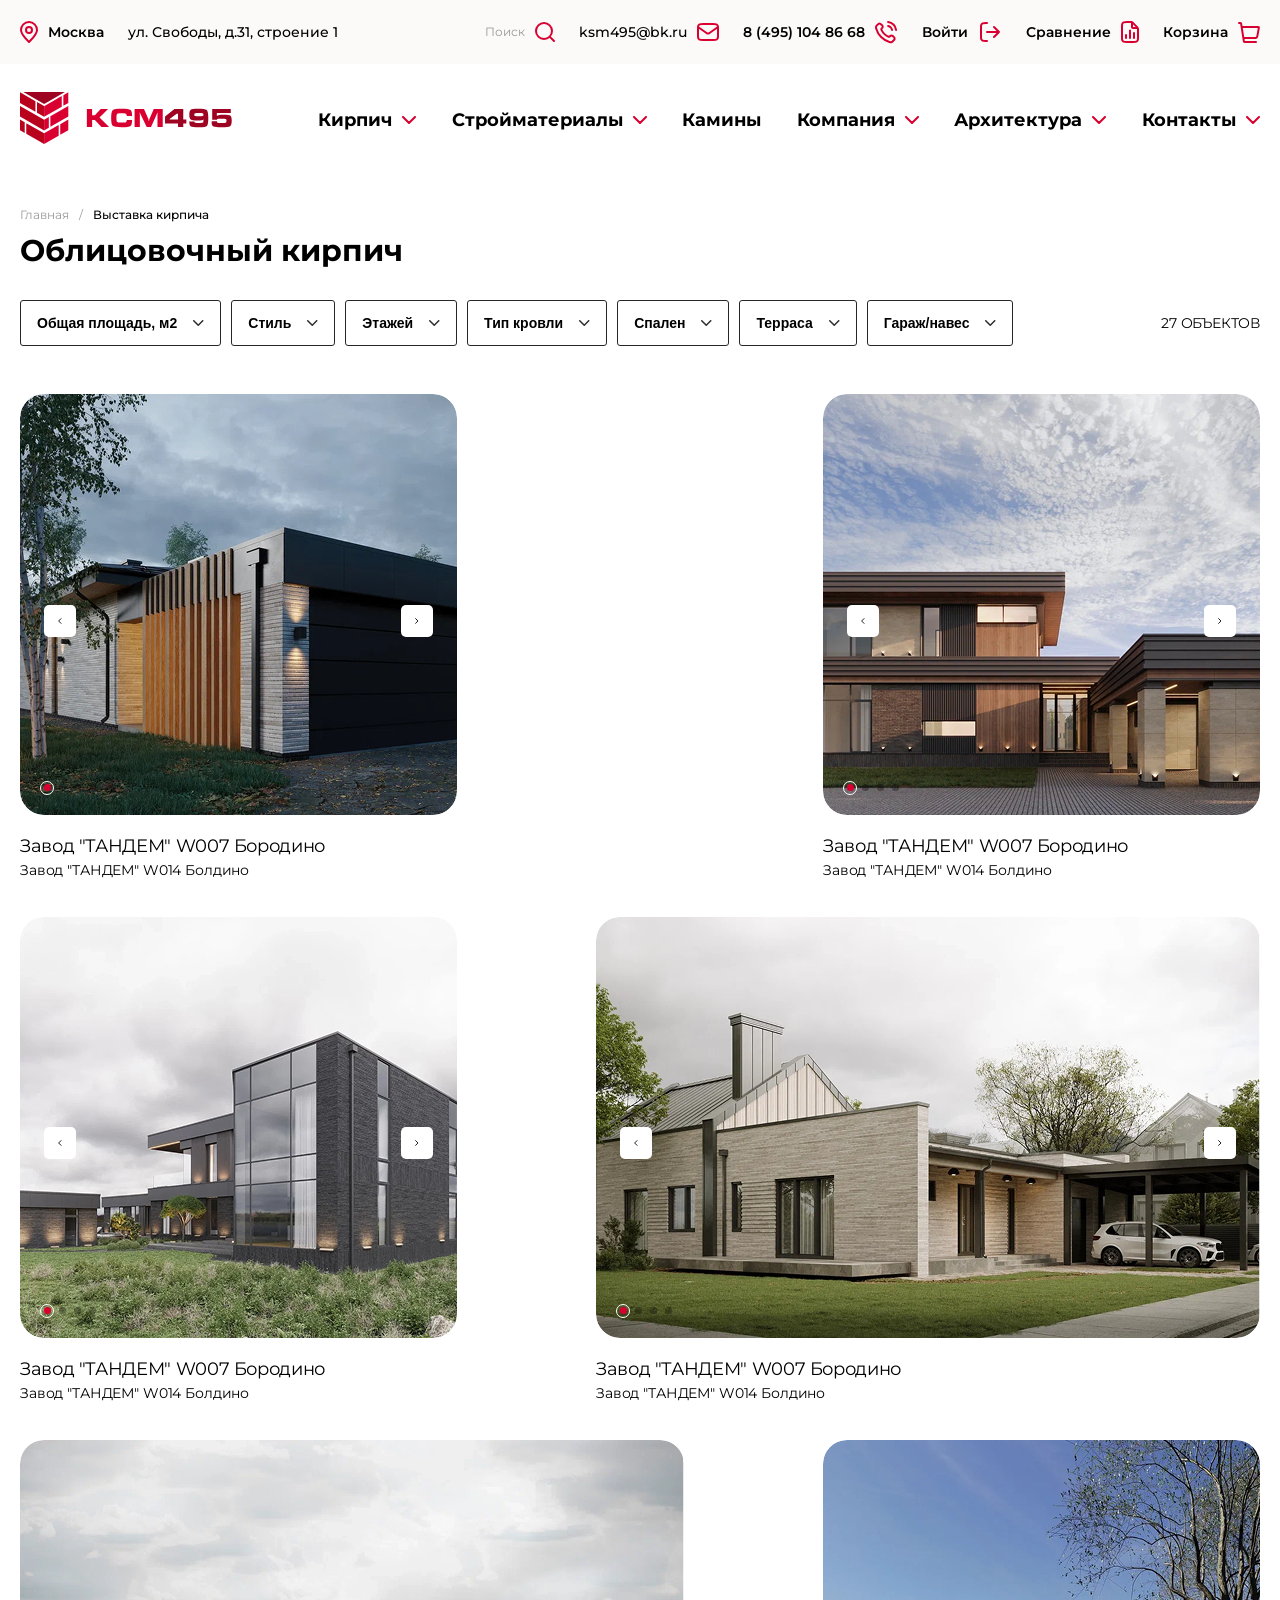
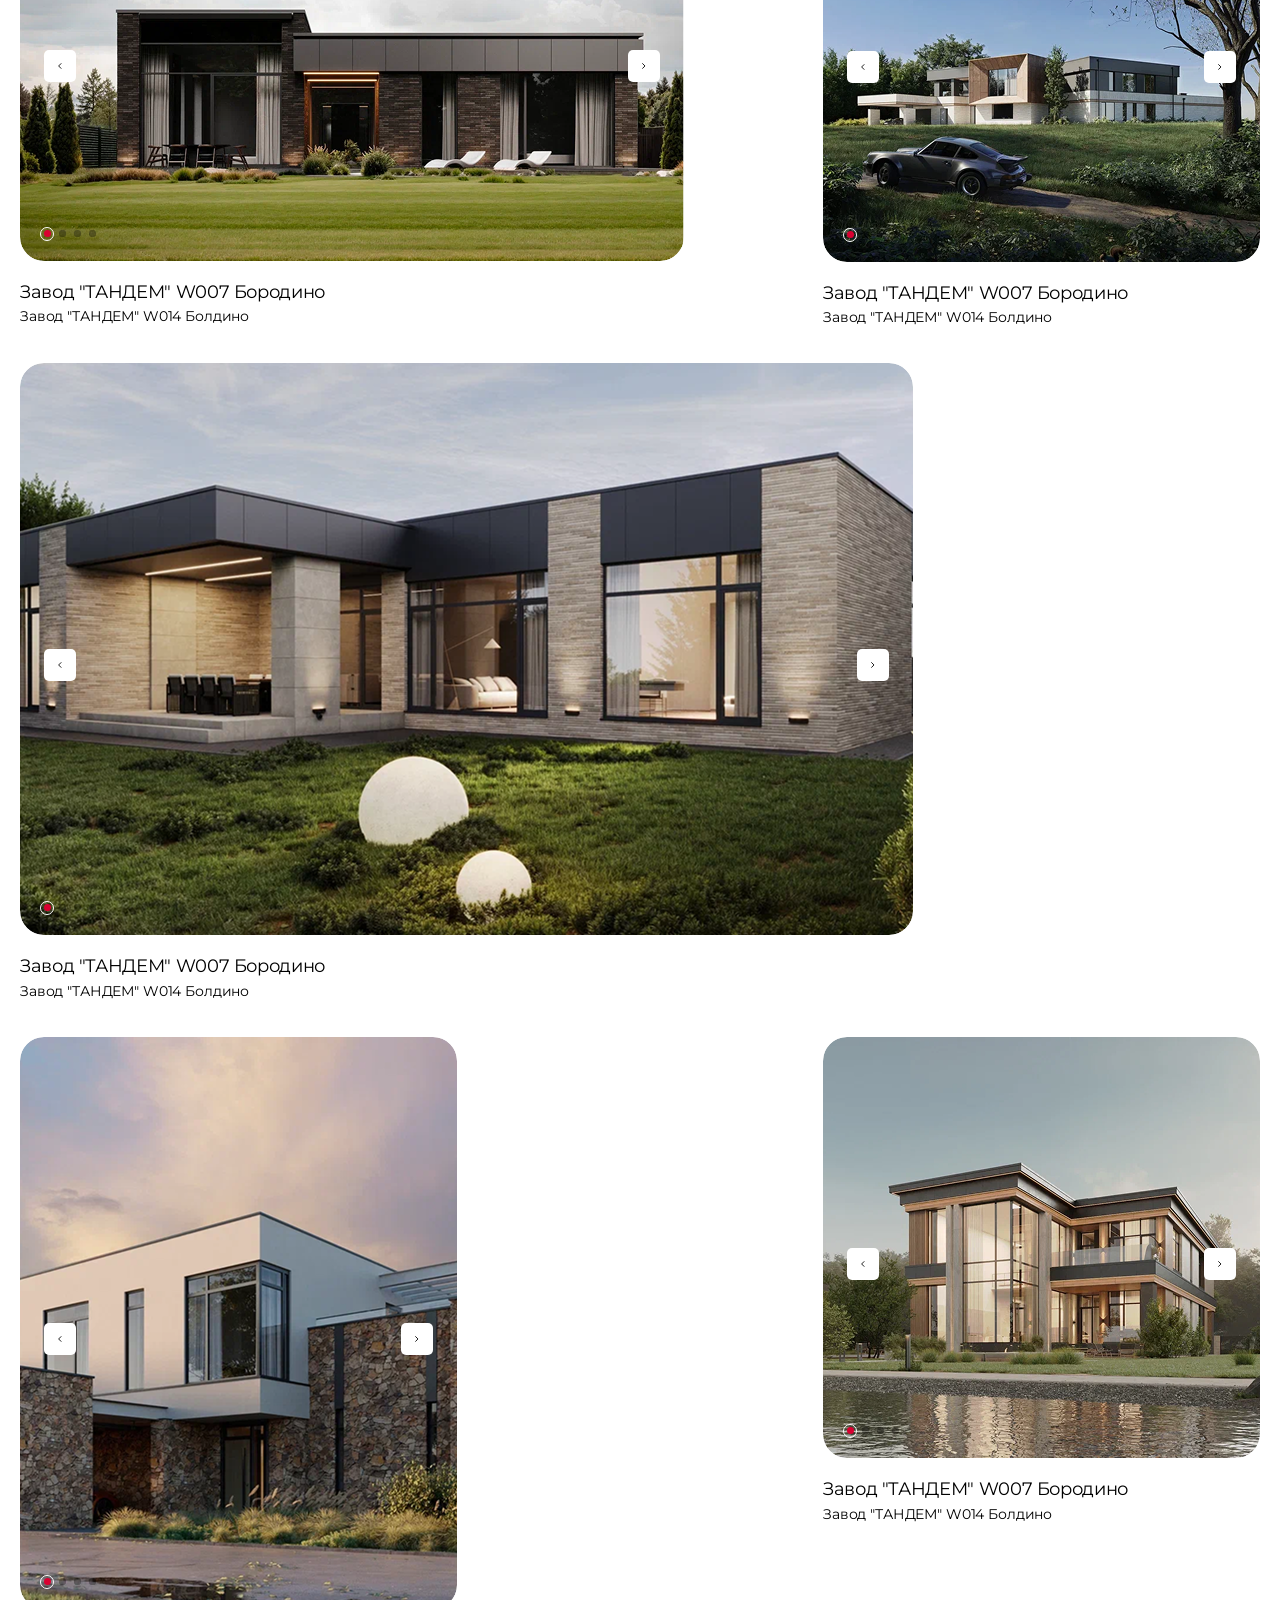
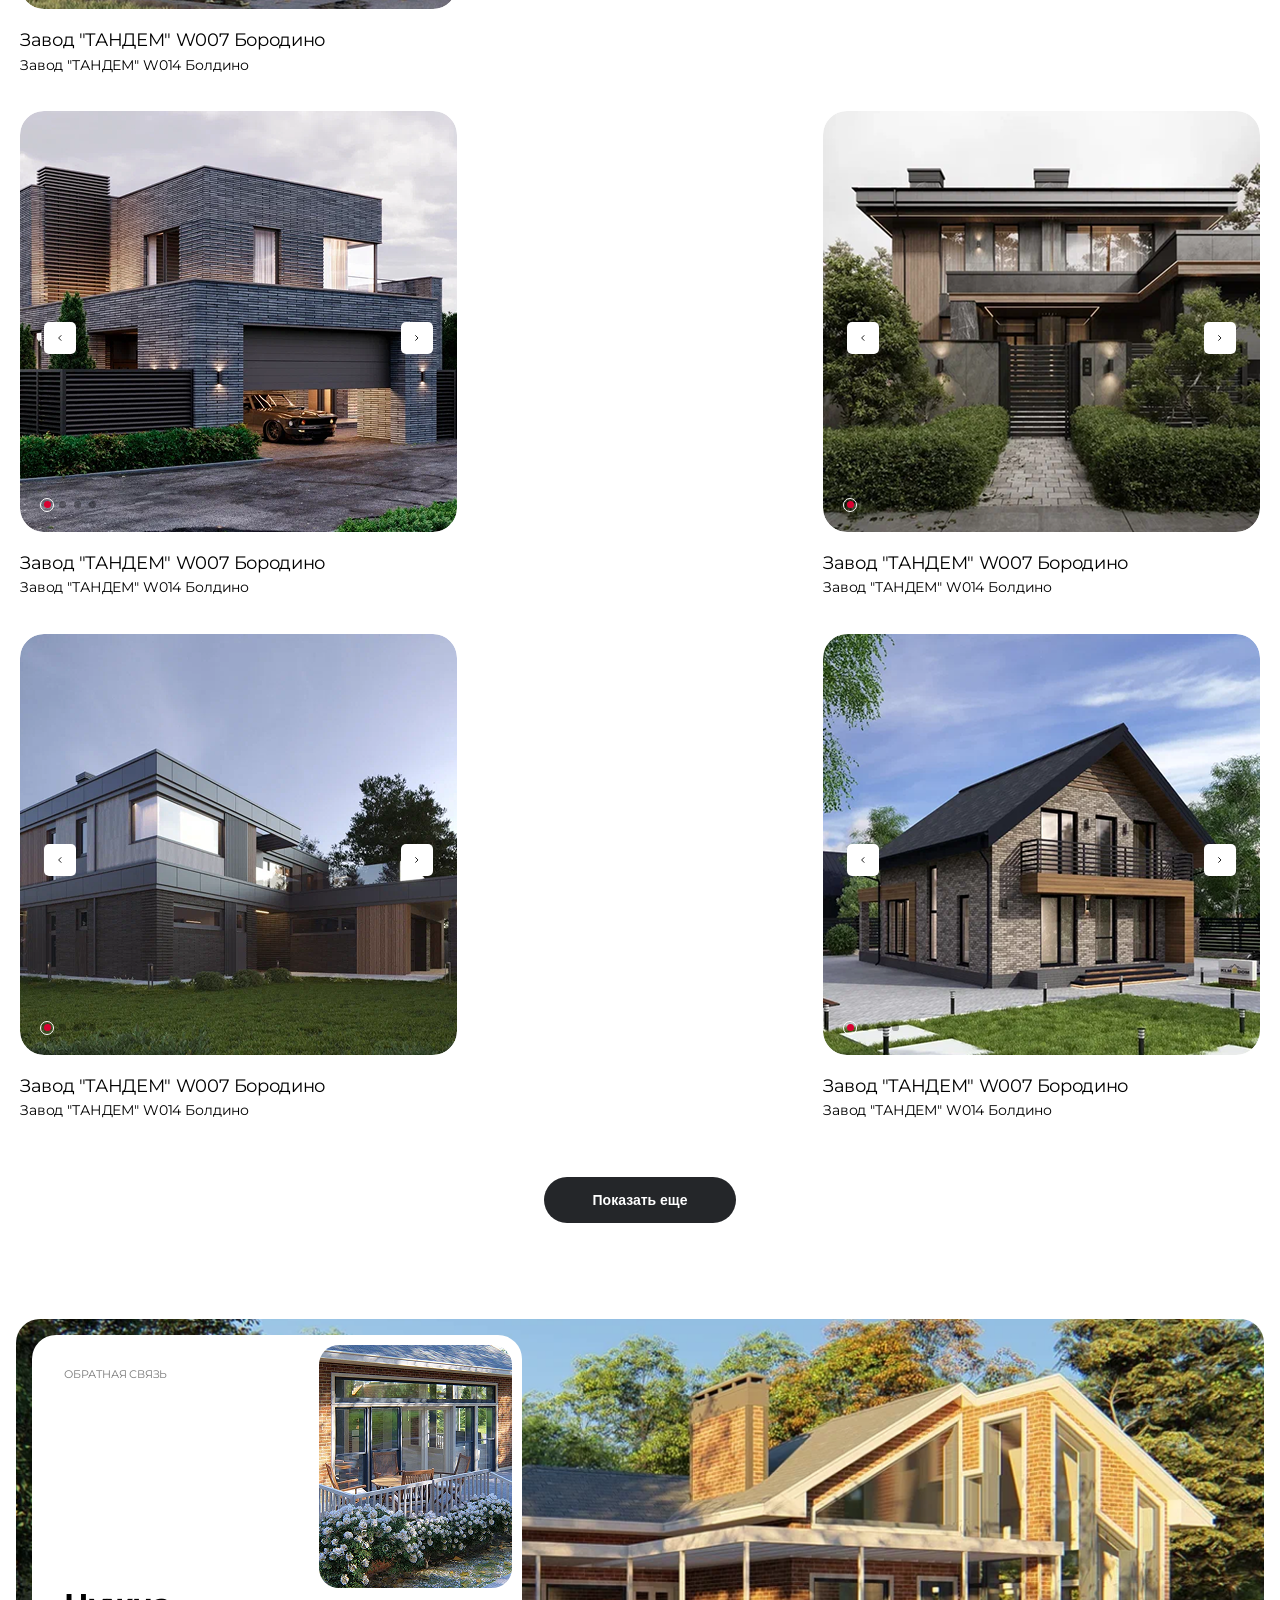
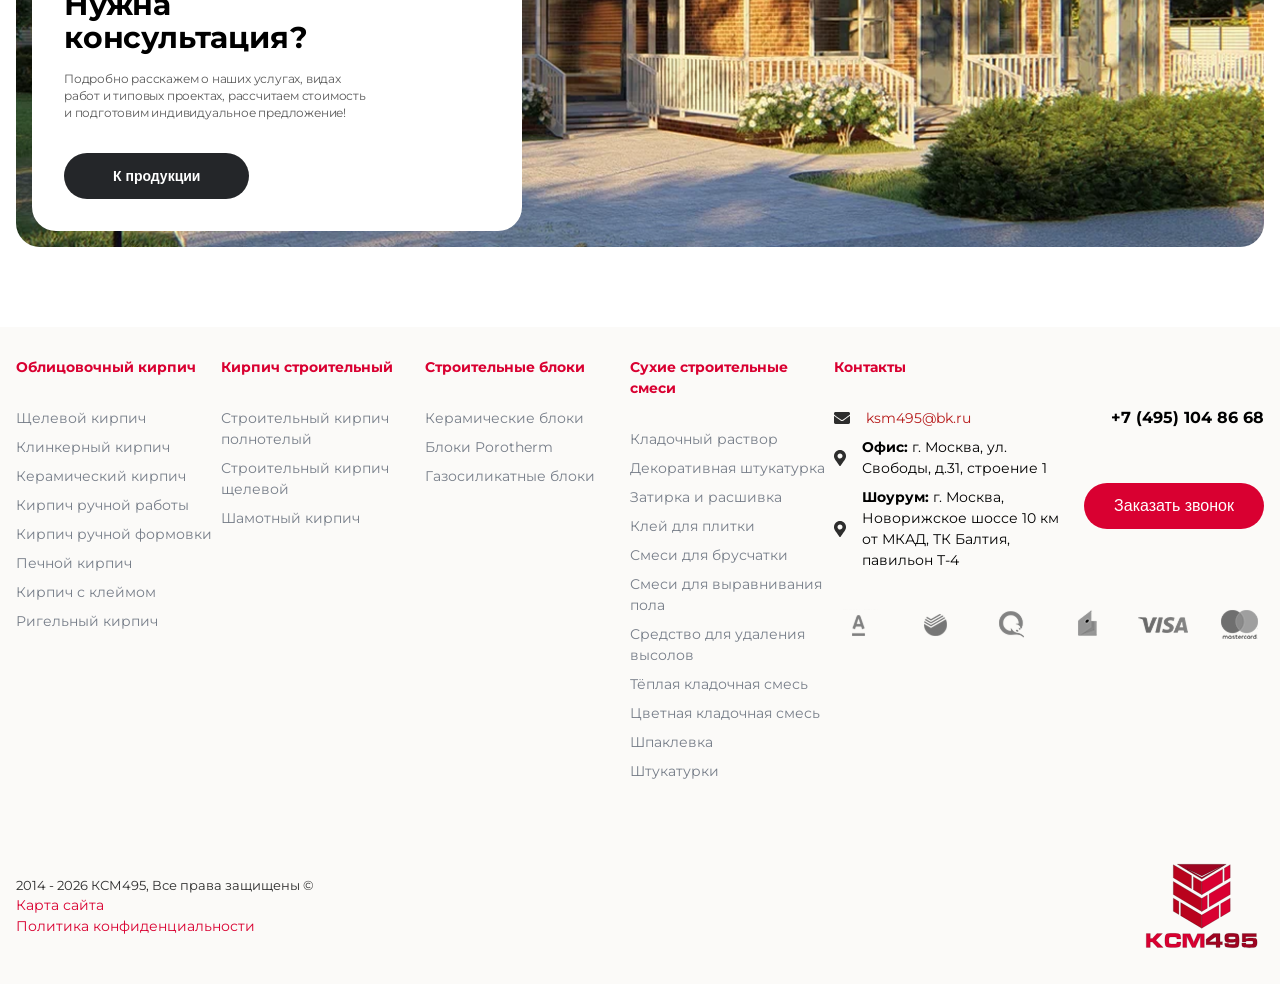
<file: index.html>
<!DOCTYPE html>
<html lang="en">

<head>
	<meta charset="UTF-8">
	<meta name="viewport" content="width=device-width, initial-scale=1.0">
	<link rel="stylesheet" href="src/css/style.css">
	<title>ksm495</title>
</head>

<body class="body">
	<!--Header-->
	<header class="header">
		<div class="header__top">
			<div class="container">
				<div class="wrapper">
					<div class="header__top-gps">
						<svg class="icon" width="18" height="22">
							<use href="src/images/sprite.svg#gps"></use>
						</svg><a href="#" class="link header__top-link semibold">Москва</a><span class="header__top-adress medium">ул. Свободы, д.31, строение 1</span></div>
					<div class="header__top-contacts">
						<div class="header__contact-item">
							<p class="header__contact-text">Поиск</p>
							<svg class="icon" width="20" height="20">
								<use href="src/images/sprite.svg#search"></use>
							</svg>
						</div>
						<div class="header__contact-item"> <a href="mailto:ksm495@bk.ru" class="link medium">ksm495@bk.ru</a>
							<svg class="icon" width="22" height="18">
								<use href="src/images/sprite.svg#mail"></use>
							</svg>
						</div>
						<div class="header__contact-item"> <a href="tel:84951048668" class="link semibold">8 (495) 104 86 68</a>
							<svg class="icon" width="23" height="23">
								<use href="src/images/sprite.svg#phone"></use>
							</svg>
						</div>
						<div class="header__contact-item">
							<p class="link semibold">Войти</p>
							<svg class="icon" width="24" height="24">
								<use href="src/images/sprite.svg#enter"></use>
							</svg>
						</div>
						<div class="header__contact-item">
							<p class="link semibold">Сравнение</p>
							<svg class="icon" width="18" height="22">
								<use href="src/images/sprite.svg#graph"></use>
							</svg>
						</div>
						<div class="header__contact-item">
							<p class="link semibold">Корзина</p>
							<svg class="icon" width="22" height="21">
								<use href="src/images/sprite.svg#cart"></use>
							</svg>
						</div>
					</div>
				</div>
			</div>
		</div>
		<div class="header__bottom">
			<div class="container">
				<div class="wrapper">
					<a href="/" class="logo"><img src="src/images/logo.svg" alt="" class="logo__image"></a>
					<nav class="header__bottom-nav"> <a href="#" class="header__nav-link">Кирпич<svg class="icon" width="14" height="8"><use href="src/images/sprite.svg#arrow__down"></use></svg></a> <a href="#" class="header__nav-link">Стройматериалы<svg class="icon" width="14" height="8"><use href="src/images/sprite.svg#arrow__down"></use></svg></a> <a href="#" class="header__nav-link">Камины</a> <a href="#" class="header__nav-link">Компания<svg class="icon" width="14" height="8"><use href="src/images/sprite.svg#arrow__down"></use></svg></a> <a href="#" class="header__nav-link">Архитектура<svg class="icon" width="14" height="8"><use href="src/images/sprite.svg#arrow__down"></use></svg></a> <a href="#" class="header__nav-link">Контакты<svg class="icon" width="14" height="8"><use href="src/images/sprite.svg#arrow__down"></use></svg></a> </nav>
				</div>
			</div>
		</div>
		<div class="breadcumber">
			<div class="container">
				<div class="wrapper"> <a href="/" class="breadcumber-link">Главная</a><span class="breadcumber-separate">/</span><a href="/" class="breadcumber-link active">Выставка кирпича</a> </div>
			</div>
		</div>
	</header>
	<!--Content-->
	<main class="main">
		<section class="projects">
			<div class="container">
				<div class="wrapper">
					<h2 class="title">Облицовочный кирпич</h2>
					<div class="filter__block">
						<div class="filters">
							<button class="btn btn--filter">Общая площадь, м2
								<svg class="icon" width="11" height="6">
									<use href="src/images/sprite.svg#filter__arrow"></use>
								</svg>
							</button>
							<button class="btn btn--filter">Стиль
								<svg class="icon" width="11" height="6">
									<use href="src/images/sprite.svg#filter__arrow"></use>
								</svg>
							</button>
							<button class="btn btn--filter">Этажей
								<svg class="icon" width="11" height="6">
									<use href="src/images/sprite.svg#filter__arrow"></use>
								</svg>
							</button>
							<button class="btn btn--filter">Тип кровли
								<svg class="icon" width="11" height="6">
									<use href="src/images/sprite.svg#filter__arrow"></use>
								</svg>
							</button>
							<button class="btn btn--filter">Спален
								<svg class="icon" width="11" height="6">
									<use href="src/images/sprite.svg#filter__arrow"></use>
								</svg>
							</button>
							<button class="btn btn--filter">Терраса
								<svg class="icon" width="11" height="6">
									<use href="src/images/sprite.svg#filter__arrow"></use>
								</svg>
							</button>
							<button class="btn btn--filter">Гараж/навес
								<svg class="icon" width="11" height="6">
									<use href="src/images/sprite.svg#filter__arrow"></use>
								</svg>
							</button>
						</div>
						<p class="filter__count">27 объектов</p>
					</div>
					<div class="more__projects-slider">
						<!-- Карточка 1 -->
						<div class="more__projects-item">
							<div class="more__project-image"> <img src="src/images/gallery__image (8).png" alt="" class="slider-img active"> <img src="src/images/gallery__image (7).png" alt="" class="slider-img"> <img src="src/images/gallery__image (8).png" alt="" class="slider-img"> <img src="src/images/gallery__image (6).png" alt="" class="slider-img">
								<div class="more__projects-nav">
									<button class="btn btn--more btn--prev">
										<svg class="icon" width="4" height="6">
											<use href="src/images/sprite.svg#arrow__prev"></use>
										</svg>
									</button>
									<button class="btn btn--more btn--next">
										<svg class="icon" width="4" height="6">
											<use href="src/images/sprite.svg#arrow__next"></use>
										</svg>
									</button>
								</div>
								<div class="more__project-dots">
									<div class="more__projects-dot active"></div>
									<div class="more__projects-dot"></div>
									<div class="more__projects-dot"></div>
									<div class="more__projects-dot"></div>
								</div>
							</div>
							<div class="more__roject-text">
								<p class="title">Завод "ТАНДЕМ" W007 Бородино</p>
								<p class="subtitle">Завод "ТАНДЕМ" W014 Болдино</p>
							</div>
						</div>
						<!-- Карточка 2 -->
						<div class="more__projects-item">
							<div class="more__project-image"> <img src="src/images/gallery__image (7).png" alt="" class="slider-img active"> <img src="src/images/gallery__image (7).png" alt="" class="slider-img"> <img src="src/images/gallery__image (7).png" alt="" class="slider-img"> <img src="src/images/gallery__image (7).png" alt="" class="slider-img">
								<div class="more__projects-nav">
									<button class="btn btn--more btn--prev">
										<svg class="icon" width="4" height="6">
											<use href="src/images/sprite.svg#arrow__prev"></use>
										</svg>
									</button>
									<button class="btn btn--more btn--next">
										<svg class="icon" width="4" height="6">
											<use href="src/images/sprite.svg#arrow__next"></use>
										</svg>
									</button>
								</div>
								<div class="more__project-dots">
									<div class="more__projects-dot active"></div>
									<div class="more__projects-dot"></div>
									<div class="more__projects-dot"></div>
									<div class="more__projects-dot"></div>
								</div>
							</div>
							<div class="more__roject-text">
								<p class="title">Завод "ТАНДЕМ" W007 Бородино</p>
								<p class="subtitle">Завод "ТАНДЕМ" W014 Болдино</p>
							</div>
						</div>
						<!-- Карточка 3 -->
						<div class="more__projects-item">
							<div class="more__project-image"> <img src="src/images/gallery__image (6).png" alt="" class="slider-img active"> <img src="src/images/gallery__image (6).png" alt="" class="slider-img"> <img src="src/images/gallery__image (6).png" alt="" class="slider-img"> <img src="src/images/gallery__image (6).png" alt="" class="slider-img">
								<div class="more__projects-nav">
									<button class="btn btn--more btn--prev">
										<svg class="icon" width="4" height="6">
											<use href="src/images/sprite.svg#arrow__prev"></use>
										</svg>
									</button>
									<button class="btn btn--more btn--next">
										<svg class="icon" width="4" height="6">
											<use href="src/images/sprite.svg#arrow__next"></use>
										</svg>
									</button>
								</div>
								<div class="more__project-dots">
									<div class="more__projects-dot active"></div>
									<div class="more__projects-dot"></div>
									<div class="more__projects-dot"></div>
									<div class="more__projects-dot"></div>
								</div>
							</div>
							<div class="more__roject-text">
								<p class="title">Завод "ТАНДЕМ" W007 Бородино</p>
								<p class="subtitle">Завод "ТАНДЕМ" W014 Болдино</p>
							</div>
						</div>
						<!-- Карточка 4 -->
						<div class="more__projects-item">
							<div class="more__project-image"> <img src="src/images/gallery__image (5).png" alt="" class="slider-img active"> <img src="src/images/gallery__image (5).png" alt="" class="slider-img"> <img src="src/images/gallery__image (5).png" alt="" class="slider-img"> <img src="src/images/gallery__image (5).png" alt="" class="slider-img">
								<div class="more__projects-nav">
									<button class="btn btn--more btn--prev">
										<svg class="icon" width="4" height="6">
											<use href="src/images/sprite.svg#arrow__prev"></use>
										</svg>
									</button>
									<button class="btn btn--more btn--next">
										<svg class="icon" width="4" height="6">
											<use href="src/images/sprite.svg#arrow__next"></use>
										</svg>
									</button>
								</div>
								<div class="more__project-dots">
									<div class="more__projects-dot active"></div>
									<div class="more__projects-dot"></div>
									<div class="more__projects-dot"></div>
									<div class="more__projects-dot"></div>
								</div>
							</div>
							<div class="more__roject-text">
								<p class="title">Завод "ТАНДЕМ" W007 Бородино</p>
								<p class="subtitle">Завод "ТАНДЕМ" W014 Болдино</p>
							</div>
						</div>
						<!-- Карточка 5 -->
						<div class="more__projects-item">
							<div class="more__project-image"> <img src="src/images/gallery__image (4).png" alt="" class="slider-img active"> <img src="src/images/gallery__image (4).png" alt="" class="slider-img"> <img src="src/images/gallery__image (4).png" alt="" class="slider-img"> <img src="src/images/gallery__image (4).png" alt="" class="slider-img">
								<div class="more__projects-nav">
									<button class="btn btn--more btn--prev">
										<svg class="icon" width="4" height="6">
											<use href="src/images/sprite.svg#arrow__prev"></use>
										</svg>
									</button>
									<button class="btn btn--more btn--next">
										<svg class="icon" width="4" height="6">
											<use href="src/images/sprite.svg#arrow__next"></use>
										</svg>
									</button>
								</div>
								<div class="more__project-dots">
									<div class="more__projects-dot active"></div>
									<div class="more__projects-dot"></div>
									<div class="more__projects-dot"></div>
									<div class="more__projects-dot"></div>
								</div>
							</div>
							<div class="more__roject-text">
								<p class="title">Завод "ТАНДЕМ" W007 Бородино</p>
								<p class="subtitle">Завод "ТАНДЕМ" W014 Болдино</p>
							</div>
						</div>
						<!-- Карточка 6 -->
						<div class="more__projects-item">
							<div class="more__project-image"> <img src="src/images/gallery__image (3).png" alt="" class="slider-img active"> <img src="src/images/gallery__image (3).png" alt="" class="slider-img"> <img src="src/images/gallery__image (3).png" alt="" class="slider-img"> <img src="src/images/gallery__image (3).png" alt="" class="slider-img">
								<div class="more__projects-nav">
									<button class="btn btn--more btn--prev">
										<svg class="icon" width="4" height="6">
											<use href="src/images/sprite.svg#arrow__prev"></use>
										</svg>
									</button>
									<button class="btn btn--more btn--next">
										<svg class="icon" width="4" height="6">
											<use href="src/images/sprite.svg#arrow__next"></use>
										</svg>
									</button>
								</div>
								<div class="more__project-dots">
									<div class="more__projects-dot active"></div>
									<div class="more__projects-dot"></div>
									<div class="more__projects-dot"></div>
									<div class="more__projects-dot"></div>
								</div>
							</div>
							<div class="more__roject-text">
								<p class="title">Завод "ТАНДЕМ" W007 Бородино</p>
								<p class="subtitle">Завод "ТАНДЕМ" W014 Болдино</p>
							</div>
						</div>
						<!-- Карточка 7 -->
						<div class="more__projects-item">
							<div class="more__project-image"> <img src="src/images/gallery__image (2).png" alt="" class="slider-img active"> <img src="src/images/gallery__image (2).png" alt="" class="slider-img"> <img src="src/images/gallery__image (2).png" alt="" class="slider-img"> <img src="src/images/gallery__image (2).png" alt="" class="slider-img">
								<div class="more__projects-nav">
									<button class="btn btn--more btn--prev">
										<svg class="icon" width="4" height="6">
											<use href="src/images/sprite.svg#arrow__prev"></use>
										</svg>
									</button>
									<button class="btn btn--more btn--next">
										<svg class="icon" width="4" height="6">
											<use href="src/images/sprite.svg#arrow__next"></use>
										</svg>
									</button>
								</div>
								<div class="more__project-dots">
									<div class="more__projects-dot active"></div>
									<div class="more__projects-dot"></div>
									<div class="more__projects-dot"></div>
									<div class="more__projects-dot"></div>
								</div>
							</div>
							<div class="more__roject-text">
								<p class="title">Завод "ТАНДЕМ" W007 Бородино</p>
								<p class="subtitle">Завод "ТАНДЕМ" W014 Болдино</p>
							</div>
						</div>
						<!-- Карточка 8 -->
						<div class="more__projects-item">
							<div class="more__project-image"> <img src="src/images/gallery__image (1).png" alt="" class="slider-img active"> <img src="src/images/gallery__image (1).png" alt="" class="slider-img"> <img src="src/images/gallery__image (1).png" alt="" class="slider-img"> <img src="src/images/gallery__image (1).png" alt="" class="slider-img">
								<div class="more__projects-nav">
									<button class="btn btn--more btn--prev">
										<svg class="icon" width="4" height="6">
											<use href="src/images/sprite.svg#arrow__prev"></use>
										</svg>
									</button>
									<button class="btn btn--more btn--next">
										<svg class="icon" width="4" height="6">
											<use href="src/images/sprite.svg#arrow__next"></use>
										</svg>
									</button>
								</div>
								<div class="more__project-dots">
									<div class="more__projects-dot active"></div>
									<div class="more__projects-dot"></div>
									<div class="more__projects-dot"></div>
									<div class="more__projects-dot"></div>
								</div>
							</div>
							<div class="more__roject-text">
								<p class="title">Завод "ТАНДЕМ" W007 Бородино</p>
								<p class="subtitle">Завод "ТАНДЕМ" W014 Болдино</p>
							</div>
						</div>
						<!-- Карточка 9 -->
						<div class="more__projects-item">
							<div class="more__project-image"> <img src="src/images/gallery__image (13).png" alt="" class="slider-img active"> <img src="src/images/gallery__image (13).png" alt="" class="slider-img"> <img src="src/images/gallery__image (13).png" alt="" class="slider-img"> <img src="src/images/gallery__image (13).png" alt="" class="slider-img">
								<div class="more__projects-nav">
									<button class="btn btn--more btn--prev">
										<svg class="icon" width="4" height="6">
											<use href="src/images/sprite.svg#arrow__prev"></use>
										</svg>
									</button>
									<button class="btn btn--more btn--next">
										<svg class="icon" width="4" height="6">
											<use href="src/images/sprite.svg#arrow__next"></use>
										</svg>
									</button>
								</div>
								<div class="more__project-dots">
									<div class="more__projects-dot active"></div>
									<div class="more__projects-dot"></div>
									<div class="more__projects-dot"></div>
									<div class="more__projects-dot"></div>
								</div>
							</div>
							<div class="more__roject-text">
								<p class="title">Завод "ТАНДЕМ" W007 Бородино</p>
								<p class="subtitle">Завод "ТАНДЕМ" W014 Болдино</p>
							</div>
						</div>
						<!-- Карточка 10 -->
						<div class="more__projects-item">
							<div class="more__project-image"> <img src="src/images/gallery__image (12).png" alt="" class="slider-img active"> <img src="src/images/gallery__image (12).png" alt="" class="slider-img"> <img src="src/images/gallery__image (12).png" alt="" class="slider-img"> <img src="src/images/gallery__image (12).png" alt="" class="slider-img">
								<div class="more__projects-nav">
									<button class="btn btn--more btn--prev">
										<svg class="icon" width="4" height="6">
											<use href="src/images/sprite.svg#arrow__prev"></use>
										</svg>
									</button>
									<button class="btn btn--more btn--next">
										<svg class="icon" width="4" height="6">
											<use href="src/images/sprite.svg#arrow__next"></use>
										</svg>
									</button>
								</div>
								<div class="more__project-dots">
									<div class="more__projects-dot active"></div>
									<div class="more__projects-dot"></div>
									<div class="more__projects-dot"></div>
									<div class="more__projects-dot"></div>
								</div>
							</div>
							<div class="more__roject-text">
								<p class="title">Завод "ТАНДЕМ" W007 Бородино</p>
								<p class="subtitle">Завод "ТАНДЕМ" W014 Болдино</p>
							</div>
						</div>
						<!-- Карточка 11 -->
						<div class="more__projects-item">
							<div class="more__project-image"> <img src="src/images/gallery__image (11).png" alt="" class="slider-img active"> <img src="src/images/gallery__image (11).png" alt="" class="slider-img"> <img src="src/images/gallery__image (11).png" alt="" class="slider-img"> <img src="src/images/gallery__image (11).png" alt="" class="slider-img">
								<div class="more__projects-nav">
									<button class="btn btn--more btn--prev">
										<svg class="icon" width="4" height="6">
											<use href="src/images/sprite.svg#arrow__prev"></use>
										</svg>
									</button>
									<button class="btn btn--more btn--next">
										<svg class="icon" width="4" height="6">
											<use href="src/images/sprite.svg#arrow__next"></use>
										</svg>
									</button>
								</div>
								<div class="more__project-dots">
									<div class="more__projects-dot active"></div>
									<div class="more__projects-dot"></div>
									<div class="more__projects-dot"></div>
									<div class="more__projects-dot"></div>
								</div>
							</div>
							<div class="more__roject-text">
								<p class="title">Завод "ТАНДЕМ" W007 Бородино</p>
								<p class="subtitle">Завод "ТАНДЕМ" W014 Болдино</p>
							</div>
						</div>
						<!-- Карточка 12 -->
						<div class="more__projects-item">
							<div class="more__project-image"> <img src="src/images/gallery__image (10).png" alt="" class="slider-img active"> <img src="src/images/gallery__image (10).png" alt="" class="slider-img"> <img src="src/images/gallery__image (10).png" alt="" class="slider-img"> <img src="src/images/gallery__image (10).png" alt="" class="slider-img">
								<div class="more__projects-nav">
									<button class="btn btn--more btn--prev">
										<svg class="icon" width="4" height="6">
											<use href="src/images/sprite.svg#arrow__prev"></use>
										</svg>
									</button>
									<button class="btn btn--more btn--next">
										<svg class="icon" width="4" height="6">
											<use href="src/images/sprite.svg#arrow__next"></use>
										</svg>
									</button>
								</div>
								<div class="more__project-dots">
									<div class="more__projects-dot active"></div>
									<div class="more__projects-dot"></div>
									<div class="more__projects-dot"></div>
									<div class="more__projects-dot"></div>
								</div>
							</div>
							<div class="more__roject-text">
								<p class="title">Завод "ТАНДЕМ" W007 Бородино</p>
								<p class="subtitle">Завод "ТАНДЕМ" W014 Болдино</p>
							</div>
						</div>
						<!-- Карточка 13 -->
						<div class="more__projects-item">
							<div class="more__project-image"> <img src="src/images/gallery__image (9).png" alt="" class="slider-img active"> <img src="src/images/gallery__image (9).png" alt="" class="slider-img"> <img src="src/images/gallery__image (9).png" alt="" class="slider-img"> <img src="src/images/gallery__image (9).png" alt="" class="slider-img">
								<div class="more__projects-nav">
									<button class="btn btn--more btn--prev">
										<svg class="icon" width="4" height="6">
											<use href="src/images/sprite.svg#arrow__prev"></use>
										</svg>
									</button>
									<button class="btn btn--more btn--next">
										<svg class="icon" width="4" height="6">
											<use href="src/images/sprite.svg#arrow__next"></use>
										</svg>
									</button>
								</div>
								<div class="more__project-dots">
									<div class="more__projects-dot active"></div>
									<div class="more__projects-dot"></div>
									<div class="more__projects-dot"></div>
									<div class="more__projects-dot"></div>
								</div>
							</div>
							<div class="more__roject-text">
								<p class="title">Завод "ТАНДЕМ" W007 Бородино</p>
								<p class="subtitle">Завод "ТАНДЕМ" W014 Болдино</p>
							</div>
						</div>
					</div>
					<button class="btn btn--primary btn--show--more">Показать еще</button>
				</div>
			</div>
		</section>
		<section class="feedback">
			<div class="container">
				<div class="wrapper">
					<div class="feedback__content">
						<div class="feedback__content-hero">
							<p class="feedback__hero-text">Обратная связь</p> <img src="src/images/feedback__content.png" alt="" class="feedback__hero-image"> </div>
						<div class="feedback__content-text">
							<h2 class="feedback__content-title">Нужна <br>консультация?</h2>
							<p class="feedback__content-subtitle">Подробно расскажем о наших услугах, видах работ и типовых проектах, рассчитаем стоимость и подготовим индивидуальное предложение!</p>
							<button class="btn btn--primary">К продукции</button>
						</div>
					</div>
				</div>
			</div>
		</section>
	</main>
	<!--Footer-->
	<footer class="footer" role="contentinfo">
		<div class="container">
			<div class="wrapper">
				<div class="footer-top">
					<nav class="footer-column" aria-label="Облицовочный кирпич">
						<h4 class="footer-title">Облицовочный кирпич</h4>
						<ul class="footer-list">
							<li><a href="#">Щелевой кирпич</a></li>
							<li><a href="#">Клинкерный кирпич</a></li>
							<li><a href="#">Керамический кирпич</a></li>
							<li><a href="#">Кирпич ручной работы</a></li>
							<li><a href="#">Кирпич ручной формовки</a></li>
							<li><a href="#">Печной кирпич</a></li>
							<li><a href="#">Кирпич с клеймом</a></li>
							<li><a href="#">Ригельный кирпич</a></li>
						</ul>
					</nav>
					<nav class="footer-column" aria-label="Кирпич строительный">
						<h4 class="footer-title">Кирпич строительный</h4>
						<ul class="footer-list">
							<li><a href="#">Строительный кирпич полнотелый</a></li>
							<li><a href="#">Строительный кирпич щелевой</a></li>
							<li><a href="#">Шамотный кирпич</a></li>
						</ul>
					</nav>
					<nav class="footer-column" aria-label="Строительные блоки">
						<h4 class="footer-title">Строительные блоки</h4>
						<ul class="footer-list">
							<li><a href="#">Керамические блоки</a></li>
							<li><a href="#">Блоки Porotherm</a></li>
							<li><a href="#">Газосиликатные блоки</a></li>
						</ul>
					</nav>
					<nav class="footer-column" aria-label="Сухие строительные смеси">
						<h4 class="footer-title">Сухие строительные смеси</h4>
						<ul class="footer-list">
							<li><a href="#">Кладочный раствор</a></li>
							<li><a href="#">Декоративная штукатурка</a></li>
							<li><a href="#">Затирка и расшивка</a></li>
							<li><a href="#">Клей для плитки</a></li>
							<li><a href="#">Смеси для брусчатки</a></li>
							<li><a href="#">Смеси для выравнивания пола</a></li>
							<li><a href="#">Средство для удаления высолов</a></li>
							<li><a href="#">Тёплая кладочная смесь</a></li>
							<li><a href="#">Цветная кладочная смесь</a></li>
							<li><a href="#">Шпаклевка</a></li>
							<li><a href="#">Штукатурки</a></li>
						</ul>
					</nav>
					<div class="footer-column footer-contacts">
						<h4 class="footer-title">Контакты</h4>
						<div class="footer__contact">
							<div class="footer__contact-items">
								<div class="contact-item">
									<svg class="icon" width="16" height="12">
										<use href="src/images/sprite.svg#mail__black"></use>
									</svg>
									<div class="contact-text"> <a href="mailto:ksm495@bk.ru" style="color: #b71c1c;">ksm495@bk.ru</a> </div>
								</div>
								<div class="contact-item">
									<svg class="icon" width="12" height="16">
										<use href="src/images/sprite.svg#gps__black"></use>
									</svg>
									<div class="contact-text"> <span class="contact-label">Офис:</span> г. Москва, ул.
										<br>Свободы, д.31, строение 1 </div>
								</div>
								<div class="contact-item">
									<svg class="icon" width="12" height="16">
										<use href="src/images/sprite.svg#gps__black"></use>
									</svg>
									<div class="contact-text"> <span class="contact-label">Шоурум:</span> г. Москва,
										<br>Новорижское шоссе 10 км
										<br> от МКАД, ТК Балтия,
										<br>павильон Т-4 </div>
								</div>
							</div>
							<div class="footer__contact-block"> <a href="tel:+74951048668" class="footer-phone">+7 (495) 104 86 68</a>
								<button class="btn btn-callback" type="button">Заказать звонок</button>
							</div>
						</div>
						<div class="payment-methods" aria-label="Способы оплаты"> <img src="src/images/alfa.png" alt=""> <img src="src/images/sber.png" alt=""> <img src="src/images/kiwi.png" alt=""> <img src="src/images/webmoney.png" alt=""> <img src="src/images/visa.png" alt=""> <img src="src/images/masterkard.png" alt=""> </div>
					</div>
				</div>
				<div class="footer-bottom">
					<div class="footer-copyright">
						<p>2014 - 2026 КСМ495, Все права защищены ©</p>
						<nav aria-label="Дополнительная навигация"> <a href="#">Карта сайта</a> <a href="#">Политика конфиденциальности</a> </nav>
					</div>
					<div class="footer-logo"> <img src="src/images/footer__logo.svg" alt=""> </div>
				</div>
			</div>
		</div>
	</footer>
	<!--Scroll section-->
	<section class="left__bar">
		<div class="left__bar-item">
			<svg class="icon" width="20" height="20">
				<use href="src/images/sprite.svg#search"></use>
			</svg>
		</div>
		<div class="left__bar-item">
			<svg class="icon" width="20" height="20">
				<use href="src/images/sprite.svg#burger"></use>
			</svg><span class="nav-title left__bar-title">Меню</span></div>
		<div class="left__bar-item">
			<svg class="icon" width="20" height="20">
				<use href="src/images/sprite.svg#play__in-cube"></use>
			</svg>
		</div>
	</section>
	<script src="src/scripts/script.js"></script>
</body>

</html>
</file>
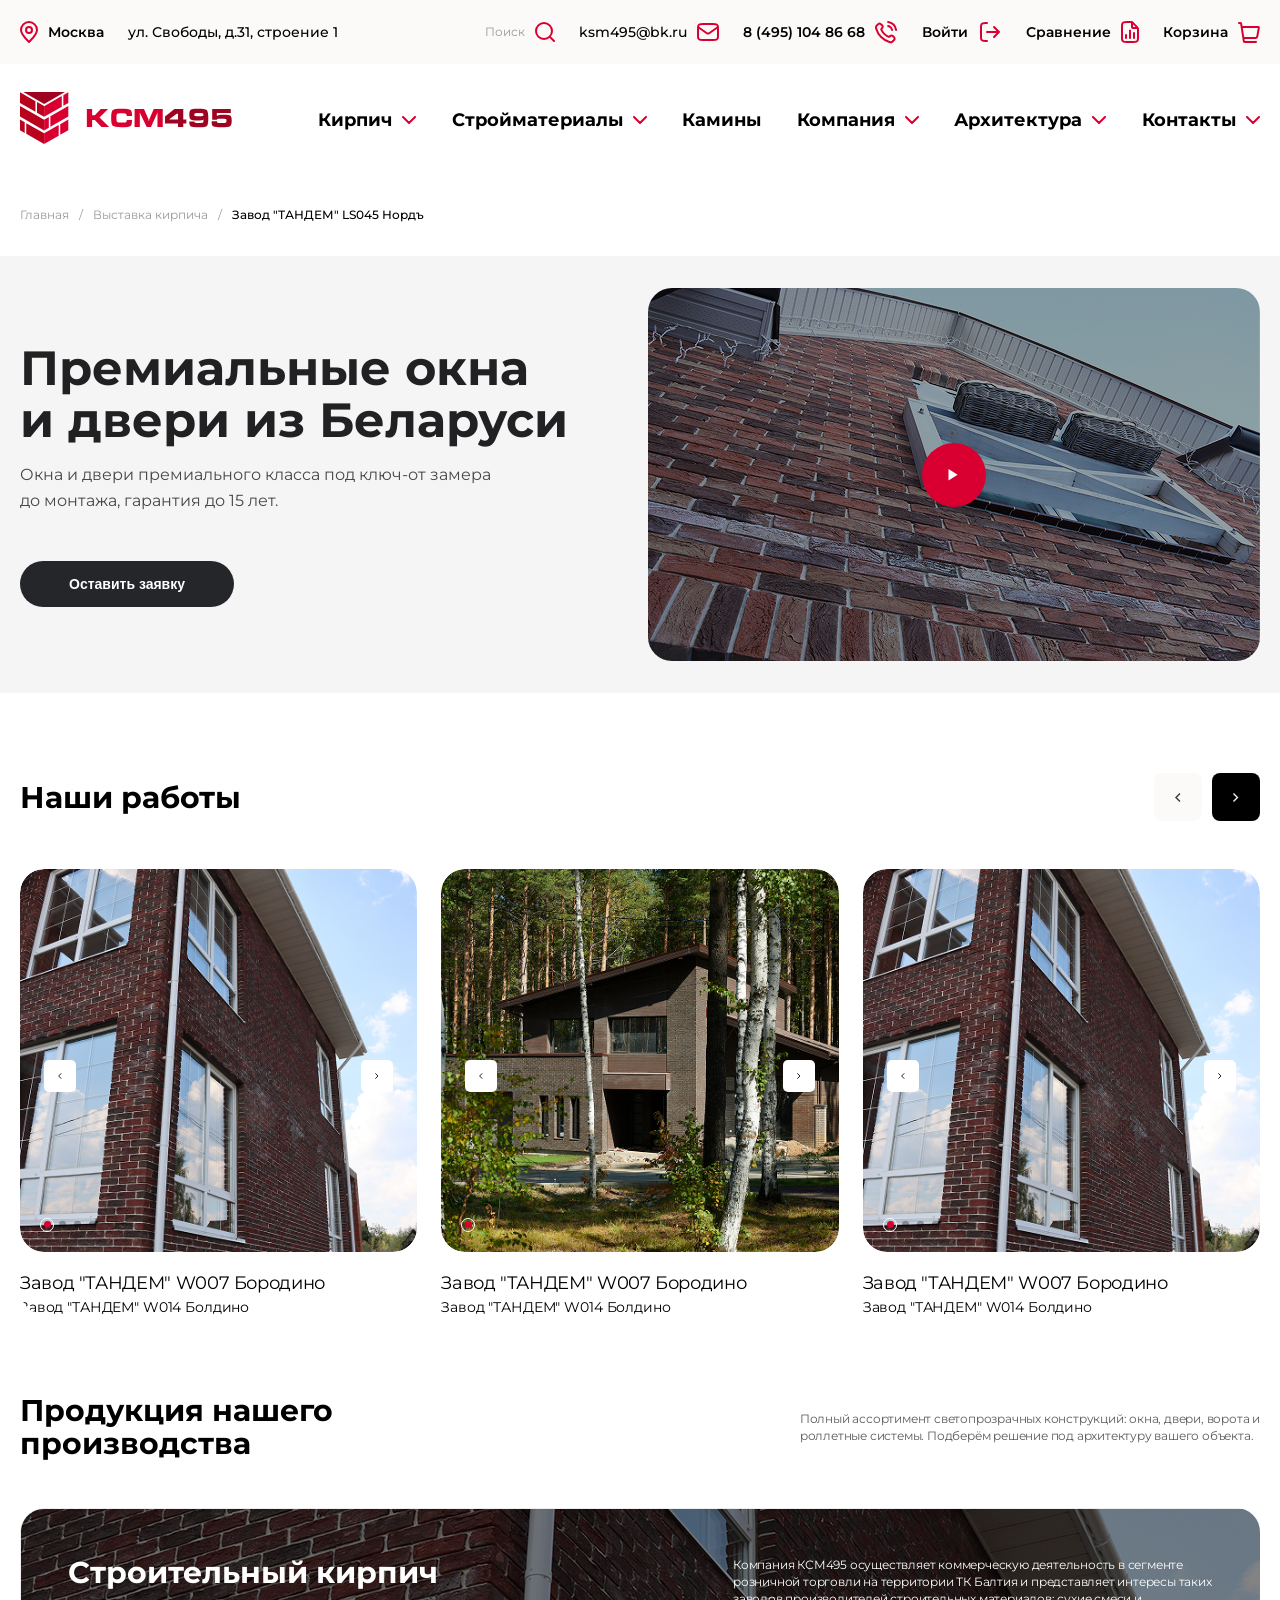
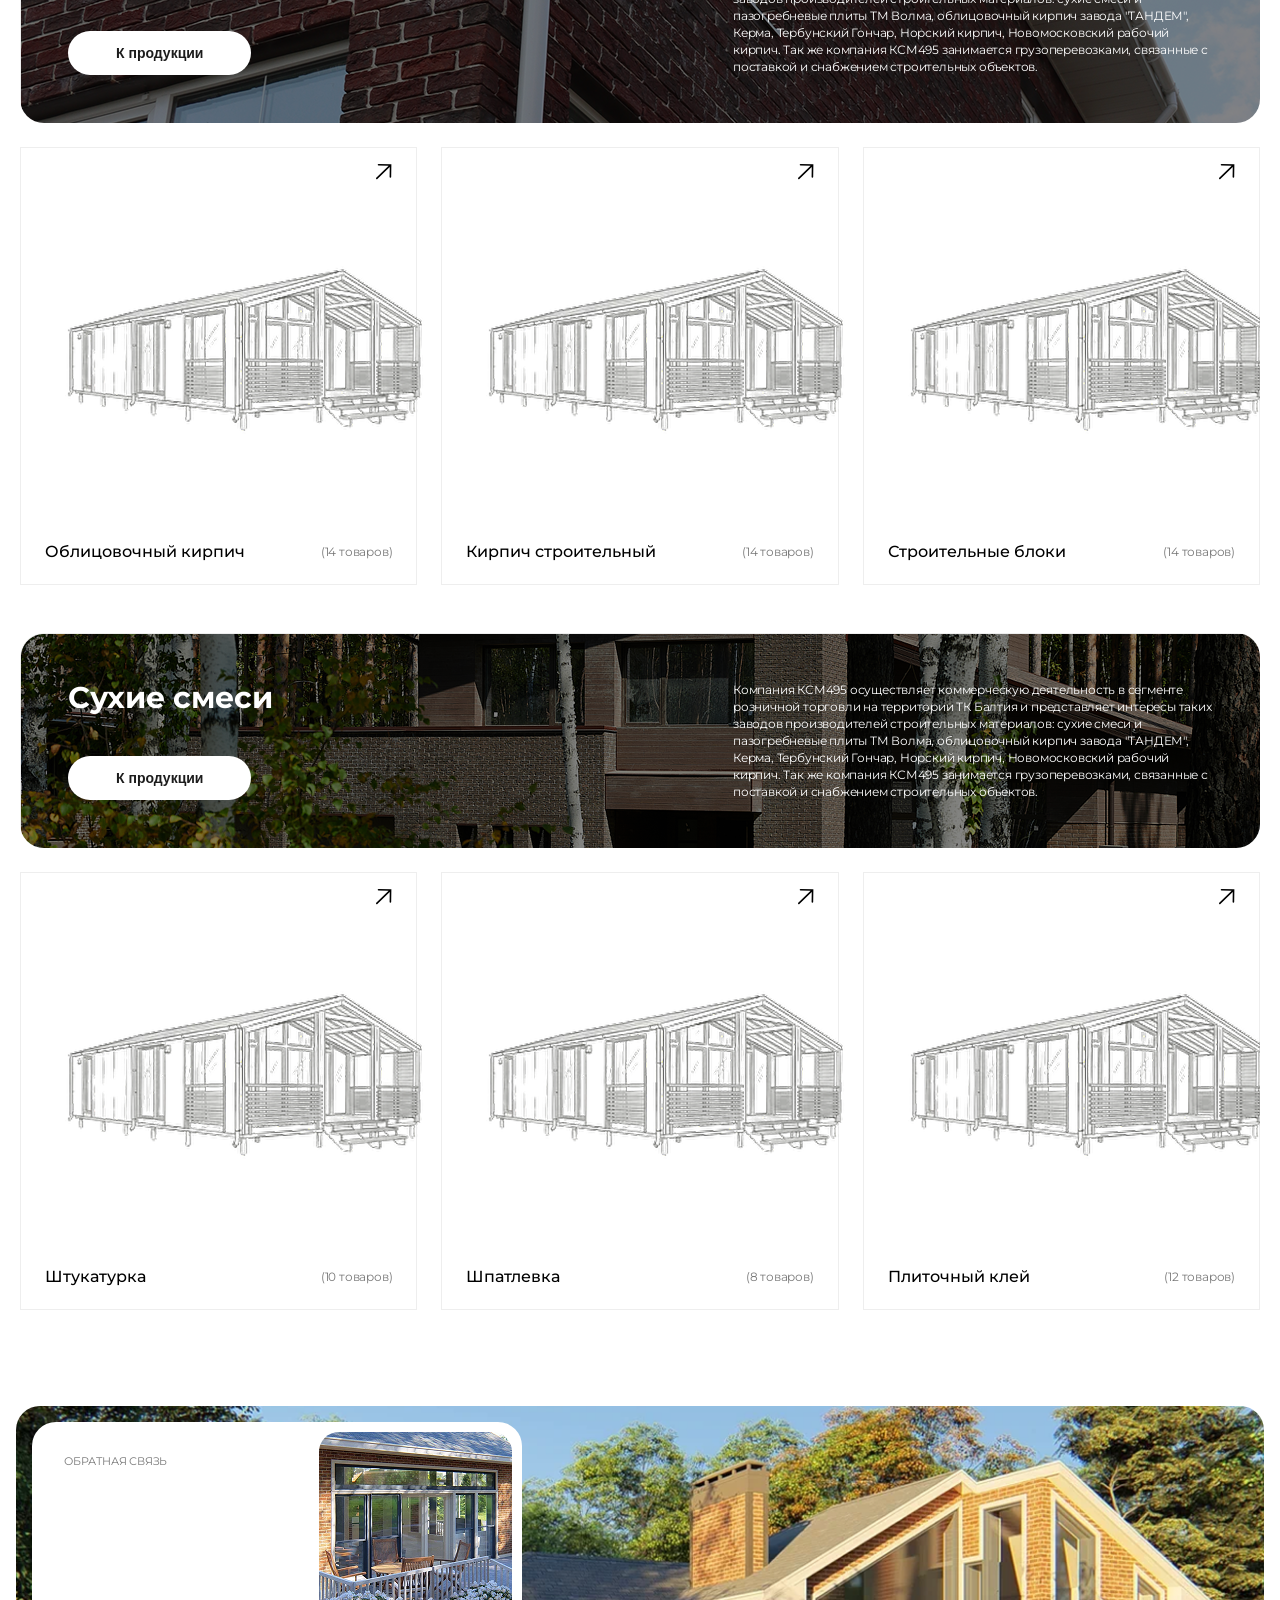
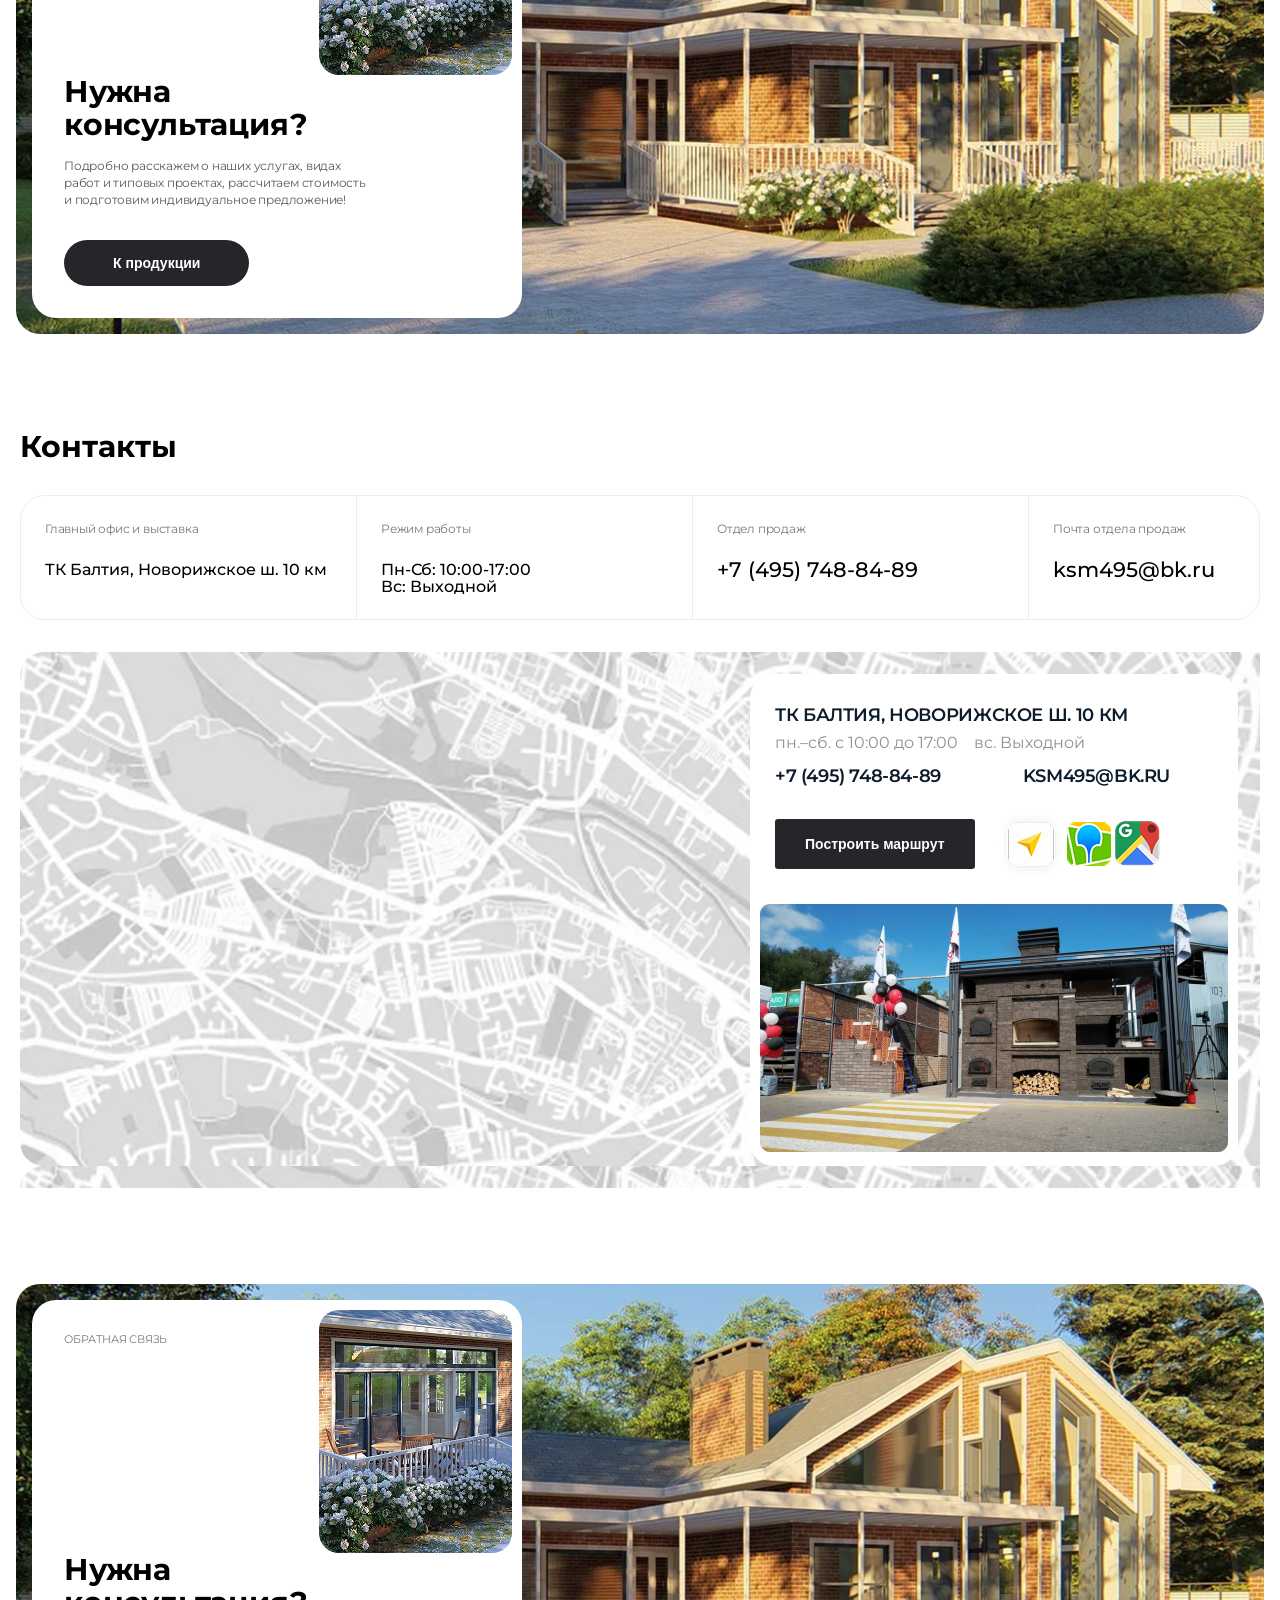
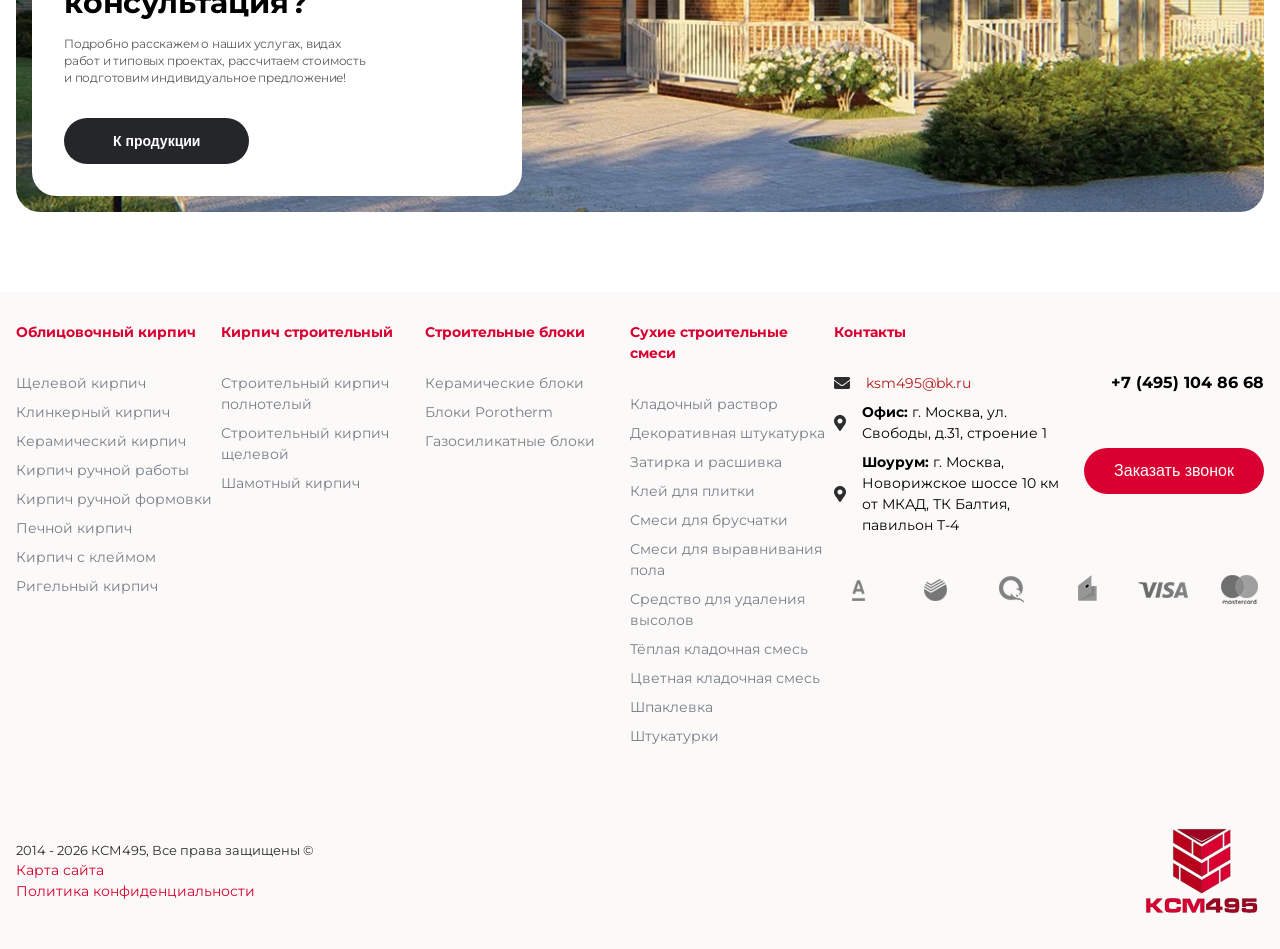
<file: okna.html>
<!DOCTYPE html>
<html lang="en">

<head>
	<meta charset="UTF-8">
	<meta name="viewport" content="width=device-width, initial-scale=1.0">
	<link rel="stylesheet" href="src/css/style.css">
	<title>ksm495</title>
</head>

<body class="body">
	<header class="header">
		<div class="header__top">
			<div class="container">
				<div class="wrapper">
					<div class="header__top-gps">
						<svg class="icon" width="18" height="22">
							<use href="src/images/sprite.svg#gps"></use>
						</svg><a href="#" class="link header__top-link semibold">Москва</a><span class="header__top-adress medium">ул. Свободы, д.31, строение 1</span></div>
					<div class="header__top-contacts">
						<div class="header__contact-item">
							<p class="header__contact-text">Поиск</p>
							<svg class="icon" width="20" height="20">
								<use href="src/images/sprite.svg#search"></use>
							</svg>
						</div>
						<div class="header__contact-item"> <a href="mailto:ksm495@bk.ru" class="link medium">ksm495@bk.ru</a>
							<svg class="icon" width="22" height="18">
								<use href="src/images/sprite.svg#mail"></use>
							</svg>
						</div>
						<div class="header__contact-item"> <a href="tel:84951048668" class="link semibold">8 (495) 104 86 68</a>
							<svg class="icon" width="23" height="23">
								<use href="src/images/sprite.svg#phone"></use>
							</svg>
						</div>
						<div class="header__contact-item">
							<p class="link semibold">Войти</p>
							<svg class="icon" width="24" height="24">
								<use href="src/images/sprite.svg#enter"></use>
							</svg>
						</div>
						<div class="header__contact-item">
							<p class="link semibold">Сравнение</p>
							<svg class="icon" width="18" height="22">
								<use href="src/images/sprite.svg#graph"></use>
							</svg>
						</div>
						<div class="header__contact-item">
							<p class="link semibold">Корзина</p>
							<svg class="icon" width="22" height="21">
								<use href="src/images/sprite.svg#cart"></use>
							</svg>
						</div>
					</div>
				</div>
			</div>
		</div>
		<div class="header__bottom">
			<div class="container">
				<div class="wrapper">
					<a href="/" class="logo"><img src="src/images/logo.svg" alt="" class="logo__image"></a>
					<nav class="header__bottom-nav"> <a href="#" class="header__nav-link">Кирпич<svg class="icon" width="14" height="8"><use href="src/images/sprite.svg#arrow__down"></use></svg></a> <a href="#" class="header__nav-link">Стройматериалы<svg class="icon" width="14" height="8"><use href="src/images/sprite.svg#arrow__down"></use></svg></a> <a href="#" class="header__nav-link">Камины</a> <a href="#" class="header__nav-link">Компания<svg class="icon" width="14" height="8"><use href="src/images/sprite.svg#arrow__down"></use></svg></a> <a href="#" class="header__nav-link">Архитектура<svg class="icon" width="14" height="8"><use href="src/images/sprite.svg#arrow__down"></use></svg></a> <a href="#" class="header__nav-link">Контакты<svg class="icon" width="14" height="8"><use href="src/images/sprite.svg#arrow__down"></use></svg></a> </nav>
				</div>
			</div>
		</div>
		<div class="breadcumber">
			<div class="container">
				<div class="wrapper"> <a href="/" class="breadcumber-link">Главная</a><span class="breadcumber-separate">/</span><a href="/" class="breadcumber-link">Выставка кирпича</a><span class="breadcumber-separate">/</span><a href="/" class="breadcumber-link active">Завод "ТАНДЕМ" LS045 Нордъ</a> </div>
			</div>
		</div>
	</header>
	<main class="main">
		<section class="hero">
			<div class="container">
				<div class="wrapper">
					<div class="hero__text">
						<h1 class="title">Премиальные окна <br>и двери из Беларуси</h1>
						<p class="subtitle">Окна и двери премиального класса под ключ-от замера
							<br>до монтажа, гарантия до 15 лет.</p>
						<button class="btn btn--primary">Оставить заявку</button>
					</div>
					<div class="hero__image"> <img src="src/images/video.png" alt="" class="video">
						<div class="btn btn--play">
							<svg class="icon" width="20" height="20">
								<use href="src/images/sprite.svg#play"></use>
							</svg>
						</div>
					</div>
				</div>
			</div>
		</section>
		<section class="more__projects">
			<div class="container">
				<div class="wrapper">
					<div class="more__projects-text">
						<h2 class="title">Наши работы</h2>
						<div class="more__project-nav">
							<button class="btn btn--slider btn--prev">
								<svg class="icon" width="6" height="9">
									<use href="src/images/sprite.svg#arrow__slider-prev"></use>
								</svg>
							</button>
							<button class="btn btn--slider btn--next">
								<svg class="icon" width="6" height="9">
									<use href="src/images/sprite.svg#arrow__slider-next"></use>
								</svg>
							</button>
						</div>
					</div>
					<div class="projects-slider-wrapper">
						<div class="projects-slider-track">
							<div class="more__projects-item">
								<div class="more__project-image"> <img src="src/images/slider-item-1.png" alt="" class="slider-img active"> <img src="src/images/slider-item-1.png" alt="" class="slider-img"> <img src="src/images/slider-item-1.png" alt="" class="slider-img"> <img src="src/images/slider-item-1.png" alt="" class="slider-img">
									<div class="more__projects-nav">
										<button class="btn btn--more btn--prev">
											<svg class="icon" width="4" height="6">
												<use href="src/images/sprite.svg#arrow__prev"></use>
											</svg>
										</button>
										<button class="btn btn--more btn--next">
											<svg class="icon" width="4" height="6">
												<use href="src/images/sprite.svg#arrow__next"></use>
											</svg>
										</button>
									</div>
									<div class="more__project-dots">
										<div class="more__projects-dot active"></div>
										<div class="more__projects-dot"></div>
										<div class="more__projects-dot"></div>
										<div class="more__projects-dot"></div>
									</div>
								</div>
								<div class="more__roject-text">
									<p class="title">Завод "ТАНДЕМ" W007 Бородино</p>
									<p class="subtitle">Завод "ТАНДЕМ" W014 Болдино</p>
								</div>
							</div>
							<div class="more__projects-item">
								<div class="more__project-image"> <img src="src/images/slider-item-2.png" alt="" class="slider-img active"> <img src="src/images/slider-item-2.png" alt="" class="slider-img"> <img src="src/images/slider-item-2.png" alt="" class="slider-img"> <img src="src/images/slider-item-2.png" alt="" class="slider-img">
									<div class="more__projects-nav">
										<button class="btn btn--more btn--prev">
											<svg class="icon" width="4" height="6">
												<use href="src/images/sprite.svg#arrow__prev"></use>
											</svg>
										</button>
										<button class="btn btn--more btn--next">
											<svg class="icon" width="4" height="6">
												<use href="src/images/sprite.svg#arrow__next"></use>
											</svg>
										</button>
									</div>
									<div class="more__project-dots">
										<div class="more__projects-dot active"></div>
										<div class="more__projects-dot"></div>
										<div class="more__projects-dot"></div>
										<div class="more__projects-dot"></div>
									</div>
								</div>
								<div class="more__roject-text">
									<p class="title">Завод "ТАНДЕМ" W007 Бородино</p>
									<p class="subtitle">Завод "ТАНДЕМ" W014 Болдино</p>
								</div>
							</div>
							<div class="more__projects-item">
								<div class="more__project-image"> <img src="src/images/slider-item-1.png" alt="" class="slider-img active"> <img src="src/images/slider-item-1.png" alt="" class="slider-img"> <img src="src/images/slider-item-1.png" alt="" class="slider-img"> <img src="src/images/slider-item-1.png" alt="" class="slider-img">
									<div class="more__projects-nav">
										<button class="btn btn--more btn--prev">
											<svg class="icon" width="4" height="6">
												<use href="src/images/sprite.svg#arrow__prev"></use>
											</svg>
										</button>
										<button class="btn btn--more btn--next">
											<svg class="icon" width="4" height="6">
												<use href="src/images/sprite.svg#arrow__next"></use>
											</svg>
										</button>
									</div>
									<div class="more__project-dots">
										<div class="more__projects-dot active"></div>
										<div class="more__projects-dot"></div>
										<div class="more__projects-dot"></div>
										<div class="more__projects-dot"></div>
									</div>
								</div>
								<div class="more__roject-text">
									<p class="title">Завод "ТАНДЕМ" W007 Бородино</p>
									<p class="subtitle">Завод "ТАНДЕМ" W014 Болдино</p>
								</div>
							</div>
							<div class="more__projects-item">
								<div class="more__project-image"> <img src="src/images/slider-item-1.png" alt="" class="slider-img active"> <img src="src/images/slider-item-1.png" alt="" class="slider-img"> <img src="src/images/slider-item-1.png" alt="" class="slider-img"> <img src="src/images/slider-item-1.png" alt="" class="slider-img">
									<div class="more__projects-nav">
										<button class="btn btn--more btn--prev">
											<svg class="icon" width="4" height="6">
												<use href="src/images/sprite.svg#arrow__prev"></use>
											</svg>
										</button>
										<button class="btn btn--more btn--next">
											<svg class="icon" width="4" height="6">
												<use href="src/images/sprite.svg#arrow__next"></use>
											</svg>
										</button>
									</div>
									<div class="more__project-dots">
										<div class="more__projects-dot active"></div>
										<div class="more__projects-dot"></div>
										<div class="more__projects-dot"></div>
										<div class="more__projects-dot"></div>
									</div>
								</div>
								<div class="more__roject-text">
									<p class="title">Завод "ТАНДЕМ" W007 Бородино</p>
									<p class="subtitle">Завод "ТАНДЕМ" W014 Болдино</p>
								</div>
							</div>
						</div>
					</div>
				</div>
			</div>
		</section>
		<section class="our__products">
			<div class="container">
				<div class="wrapper">
					<div class="our__text">
						<h2 class="title">Продукция нашего <br>производства</h2>
						<p class="subtitle">Полный ассортимент светопрозрачных конструкций: окна, двери, ворота и
							<br>роллетные системы. Подберём решение под архитектуру вашего объекта.</p>
					</div>
					<div class="out__text-image">
						<div class="out__text-block">
							<h2 class="title">Строительный кирпич</h2>
							<button class="btn btn--secondary">К продукции</button>
						</div>
						<p class="subtitle">Компания КСМ495 осуществляет коммерческую деятельность в сегменте розничной торговли на территории ТК Балтия и представляет интересы таких заводов производителей строительных материалов: сухие смеси и пазогребневые плиты ТМ Волма, облицовочный кирпич завода "ТАНДЕМ", Керма, Тербунский Гончар, Норский кирпич, Новомосковский рабочий кирпич. Так же компания КСМ495 занимается грузоперевозками, связанные с поставкой и снабжением строительных объектов.</p>
					</div>
					<div class="product-slider-wrapper product__grid">
						<div class="product-slider-viewport">
							<div class="product-slider-track">
								<div class="product__grid-item">
									<div class="product__grid-more">
										<svg class="icon" width="16" height="16">
											<use href="src/images/sprite.svg#arrow__more"></use>
										</svg>
									</div> <img src="src/images/product__grid-image.png" alt="" class="product__grid-image">
									<div class="product__grid-text">
										<h4 class="title">Облицовочный кирпич</h4>
										<p class="subtile">(14 товаров)</p>
									</div>
								</div>
								<div class="product__grid-item">
									<div class="product__grid-more">
										<svg class="icon" width="16" height="16">
											<use href="src/images/sprite.svg#arrow__more"></use>
										</svg>
									</div> <img src="src/images/product__grid-image.png" alt="" class="product__grid-image">
									<div class="product__grid-text">
										<h4 class="title">Кирпич строительный</h4>
										<p class="subtile">(14 товаров)</p>
									</div>
								</div>
								<div class="product__grid-item">
									<div class="product__grid-more">
										<svg class="icon" width="16" height="16">
											<use href="src/images/sprite.svg#arrow__more"></use>
										</svg>
									</div> <img src="src/images/product__grid-image.png" alt="" class="product__grid-image">
									<div class="product__grid-text">
										<h4 class="title">Строительные блоки</h4>
										<p class="subtile">(14 товаров)</p>
									</div>
								</div>
								<div class="product__grid-item">
									<div class="product__grid-more">
										<svg class="icon" width="16" height="16">
											<use href="src/images/sprite.svg#arrow__more"></use>
										</svg>
									</div> <img src="src/images/product__grid-image.png" alt="" class="product__grid-image">
									<div class="product__grid-text">
										<h4 class="title">Тротуарная плитка</h4>
										<p class="subtile">(14 товаров)</p>
									</div>
								</div>
							</div>
						</div>
						<div class="product__grid-nav">
							<button class="btn btn--slider btn--prev">
								<svg class="icon" width="6" height="9">
									<use href="src/images/sprite.svg#arrow__slider-prev"></use>
								</svg>
							</button>
							<button class="btn btn--slider btn--next">
								<svg class="icon" width="6" height="9">
									<use href="src/images/sprite.svg#arrow__slider-next"></use>
								</svg>
							</button>
						</div>
					</div>
					<div class="out__text-image">
						<div class="out__text-block">
							<h2 class="title">Сухие смеси</h2>
							<button class="btn btn--secondary">К продукции</button>
						</div>
						<p class="subtitle">Компания КСМ495 осуществляет коммерческую деятельность в сегменте розничной торговли на территории ТК Балтия и представляет интересы таких заводов производителей строительных материалов: сухие смеси и пазогребневые плиты ТМ Волма, облицовочный кирпич завода "ТАНДЕМ", Керма, Тербунский Гончар, Норский кирпич, Новомосковский рабочий кирпич. Так же компания КСМ495 занимается грузоперевозками, связанные с поставкой и снабжением строительных объектов.</p>
					</div>
					<div class="product-slider-wrapper product__grid">
						<div class="product-slider-viewport">
							<div class="product-slider-track">
								<div class="product__grid-item">
									<div class="product__grid-more">
										<svg class="icon" width="16" height="16">
											<use href="src/images/sprite.svg#arrow__more"></use>
										</svg>
									</div> <img src="src/images/product__grid-image.png" alt="" class="product__grid-image">
									<div class="product__grid-text">
										<h4 class="title">Штукатурка</h4>
										<p class="subtile">(10 товаров)</p>
									</div>
								</div>
								<div class="product__grid-item">
									<div class="product__grid-more">
										<svg class="icon" width="16" height="16">
											<use href="src/images/sprite.svg#arrow__more"></use>
										</svg>
									</div> <img src="src/images/product__grid-image.png" alt="" class="product__grid-image">
									<div class="product__grid-text">
										<h4 class="title">Шпатлевка</h4>
										<p class="subtile">(8 товаров)</p>
									</div>
								</div>
								<div class="product__grid-item">
									<div class="product__grid-more">
										<svg class="icon" width="16" height="16">
											<use href="src/images/sprite.svg#arrow__more"></use>
										</svg>
									</div> <img src="src/images/product__grid-image.png" alt="" class="product__grid-image">
									<div class="product__grid-text">
										<h4 class="title">Плиточный клей</h4>
										<p class="subtile">(12 товаров)</p>
									</div>
								</div>
							</div>
						</div>
						<div class="product__grid-nav">
							<button class="btn btn--slider btn--prev">
								<svg class="icon" width="6" height="9">
									<use href="src/images/sprite.svg#arrow__slider-prev"></use>
								</svg>
							</button>
							<button class="btn btn--slider btn--next">
								<svg class="icon" width="6" height="9">
									<use href="src/images/sprite.svg#arrow__slider-next"></use>
								</svg>
							</button>
						</div>
					</div>
				</div>
			</div>
		</section>
		<section class="feedback">
			<div class="container">
				<div class="wrapper">
					<div class="feedback__content">
						<div class="feedback__content-hero">
							<p class="feedback__hero-text">Обратная связь</p> <img src="src/images/feedback__content.png" alt="" class="feedback__hero-image"> </div>
						<div class="feedback__content-text">
							<h2 class="feedback__content-title">Нужна <br>консультация?</h2>
							<p class="feedback__content-subtitle">Подробно расскажем о наших услугах, видах работ и типовых проектах, рассчитаем стоимость и подготовим индивидуальное предложение!</p>
							<button class="btn btn--primary">К продукции</button>
						</div>
					</div>
				</div>
			</div>
		</section>
		<section class="contact">
			<div class="container">
				<div class="wrapper">
					<h2 class="title">Контакты</h2>
					<div class="contact__grid">
						<div class="contact__grid-item">
							<p class="subtitle">Главный офис и выставка</p>
							<h4 class="title">ТК Балтия, Новорижское ш. 10 км</h4> </div>
						<div class="contact__grid-item">
							<p class="subtitle">Режим работы</p>
							<h4 class="title">Пн-Сб: 10:00-17:00<br>Вс: Выходной</h4> </div>
						<div class="contact__grid-item">
							<p class="subtitle">Отдел продаж</p>
							<h4 class="title">+7 (495) 748-84-89</h4> </div>
						<div class="contact__grid-item">
							<p class="subtitle">Почта отдела продаж</p>
							<h4 class="title">ksm495@bk.ru</h4> </div>
					</div>
					<div class="contact__map">
						<div class="contact__map-block">
							<div class="contact__text">
								<h3 class="title">ТК Балтия, Новорижское ш. 10 км</h3>
								<div class="content__map-text">
									<p class="subtitle">пн.–сб. с 10:00 до 17:00</p>
									<p class="subtitle">вс. Выходной</p>
								</div>
								<div class="contact__map-title">
									<h4 class="title">+7 (495) 748-84-89</h4>
									<h4 class="title">ksm495@bk.ru</h4> </div>
								<div class="contact__map-nav">
									<button class="btn btn--contact btn--primary">Построить маршрут</button>
									<div class="contact__map-icons"><img src="src/images/yandex 1.png" alt=""><img src="src/images/2gis 1.png" alt=""><img src="src/images/google 1.png" alt=""></div>
								</div>
							</div> <img src="src/images/contact__map.png" alt="" class="contact__image"> </div>
					</div>
				</div>
			</div>
		</section>
		<section class="feedback">
			<div class="container">
				<div class="wrapper">
					<div class="feedback__content">
						<div class="feedback__content-hero">
							<p class="feedback__hero-text">Обратная связь</p> <img src="src/images/feedback__content.png" alt="" class="feedback__hero-image"> </div>
						<div class="feedback__content-text">
							<h2 class="feedback__content-title">Нужна <br>консультация?</h2>
							<p class="feedback__content-subtitle">Подробно расскажем о наших услугах, видах работ и типовых проектах, рассчитаем стоимость и подготовим индивидуальное предложение!</p>
							<button class="btn btn--primary">К продукции</button>
						</div>
					</div>
				</div>
			</div>
		</section>
	</main>
	<footer class="footer" role="contentinfo">
		<div class="container">
			<div class="wrapper">
				<div class="footer-top">
					<nav class="footer-column" aria-label="Облицовочный кирпич">
						<h4 class="footer-title">Облицовочный кирпич</h4>
						<ul class="footer-list">
							<li><a href="#">Щелевой кирпич</a></li>
							<li><a href="#">Клинкерный кирпич</a></li>
							<li><a href="#">Керамический кирпич</a></li>
							<li><a href="#">Кирпич ручной работы</a></li>
							<li><a href="#">Кирпич ручной формовки</a></li>
							<li><a href="#">Печной кирпич</a></li>
							<li><a href="#">Кирпич с клеймом</a></li>
							<li><a href="#">Ригельный кирпич</a></li>
						</ul>
					</nav>
					<nav class="footer-column" aria-label="Кирпич строительный">
						<h4 class="footer-title">Кирпич строительный</h4>
						<ul class="footer-list">
							<li><a href="#">Строительный кирпич полнотелый</a></li>
							<li><a href="#">Строительный кирпич щелевой</a></li>
							<li><a href="#">Шамотный кирпич</a></li>
						</ul>
					</nav>
					<nav class="footer-column" aria-label="Строительные блоки">
						<h4 class="footer-title">Строительные блоки</h4>
						<ul class="footer-list">
							<li><a href="#">Керамические блоки</a></li>
							<li><a href="#">Блоки Porotherm</a></li>
							<li><a href="#">Газосиликатные блоки</a></li>
						</ul>
					</nav>
					<nav class="footer-column" aria-label="Сухие строительные смеси">
						<h4 class="footer-title">Сухие строительные смеси</h4>
						<ul class="footer-list">
							<li><a href="#">Кладочный раствор</a></li>
							<li><a href="#">Декоративная штукатурка</a></li>
							<li><a href="#">Затирка и расшивка</a></li>
							<li><a href="#">Клей для плитки</a></li>
							<li><a href="#">Смеси для брусчатки</a></li>
							<li><a href="#">Смеси для выравнивания пола</a></li>
							<li><a href="#">Средство для удаления высолов</a></li>
							<li><a href="#">Тёплая кладочная смесь</a></li>
							<li><a href="#">Цветная кладочная смесь</a></li>
							<li><a href="#">Шпаклевка</a></li>
							<li><a href="#">Штукатурки</a></li>
						</ul>
					</nav>
					<div class="footer-column footer-contacts">
						<h4 class="footer-title">Контакты</h4>
						<div class="footer__contact">
							<div class="footer__contact-items">
								<div class="contact-item">
									<svg class="icon" width="16" height="12">
										<use href="src/images/sprite.svg#mail__black"></use>
									</svg>
									<div class="contact-text"> <a href="mailto:ksm495@bk.ru" style="color: #b71c1c;">ksm495@bk.ru</a> </div>
								</div>
								<div class="contact-item">
									<svg class="icon" width="12" height="16">
										<use href="src/images/sprite.svg#gps__black"></use>
									</svg>
									<div class="contact-text"> <span class="contact-label">Офис:</span> г. Москва, ул.
										<br>Свободы, д.31, строение 1 </div>
								</div>
								<div class="contact-item">
									<svg class="icon" width="12" height="16">
										<use href="src/images/sprite.svg#gps__black"></use>
									</svg>
									<div class="contact-text"> <span class="contact-label">Шоурум:</span> г. Москва,
										<br>Новорижское шоссе 10 км
										<br> от МКАД, ТК Балтия,
										<br>павильон Т-4 </div>
								</div>
							</div>
							<div class="footer__contact-block"> <a href="tel:+74951048668" class="footer-phone">+7 (495) 104 86 68</a>
								<button class="btn btn-callback" type="button">Заказать звонок</button>
							</div>
						</div>
						<div class="payment-methods" aria-label="Способы оплаты"> <img src="src/images/alfa.png" alt=""> <img src="src/images/sber.png" alt=""> <img src="src/images/kiwi.png" alt=""> <img src="src/images/webmoney.png" alt=""> <img src="src/images/visa.png" alt=""> <img src="src/images/masterkard.png" alt=""> </div>
					</div>
				</div>
				<div class="footer-bottom">
					<div class="footer-copyright">
						<p>2014 - 2026 КСМ495, Все права защищены ©</p>
						<nav aria-label="Дополнительная навигация"> <a href="#">Карта сайта</a> <a href="#">Политика конфиденциальности</a> </nav>
					</div>
					<div class="footer-logo"> <img src="src/images/footer__logo.svg" alt=""> </div>
				</div>
			</div>
		</div>
	</footer>
	<section class="left__bar">
		<div class="left__bar-item">
			<svg class="icon" width="20" height="20">
				<use href="src/images/sprite.svg#search"></use>
			</svg>
		</div>
		<div class="left__bar-item">
			<svg class="icon" width="20" height="20">
				<use href="src/images/sprite.svg#burger"></use>
			</svg><span class="nav-title left__bar-title">Меню</span></div>
		<div class="left__bar-item">
			<svg class="icon" width="20" height="20">
				<use href="src/images/sprite.svg#play__in-cube"></use>
			</svg>
		</div>
	</section>
	<script src="src/scripts/script.js"></script>
</body>

</html>
</file>
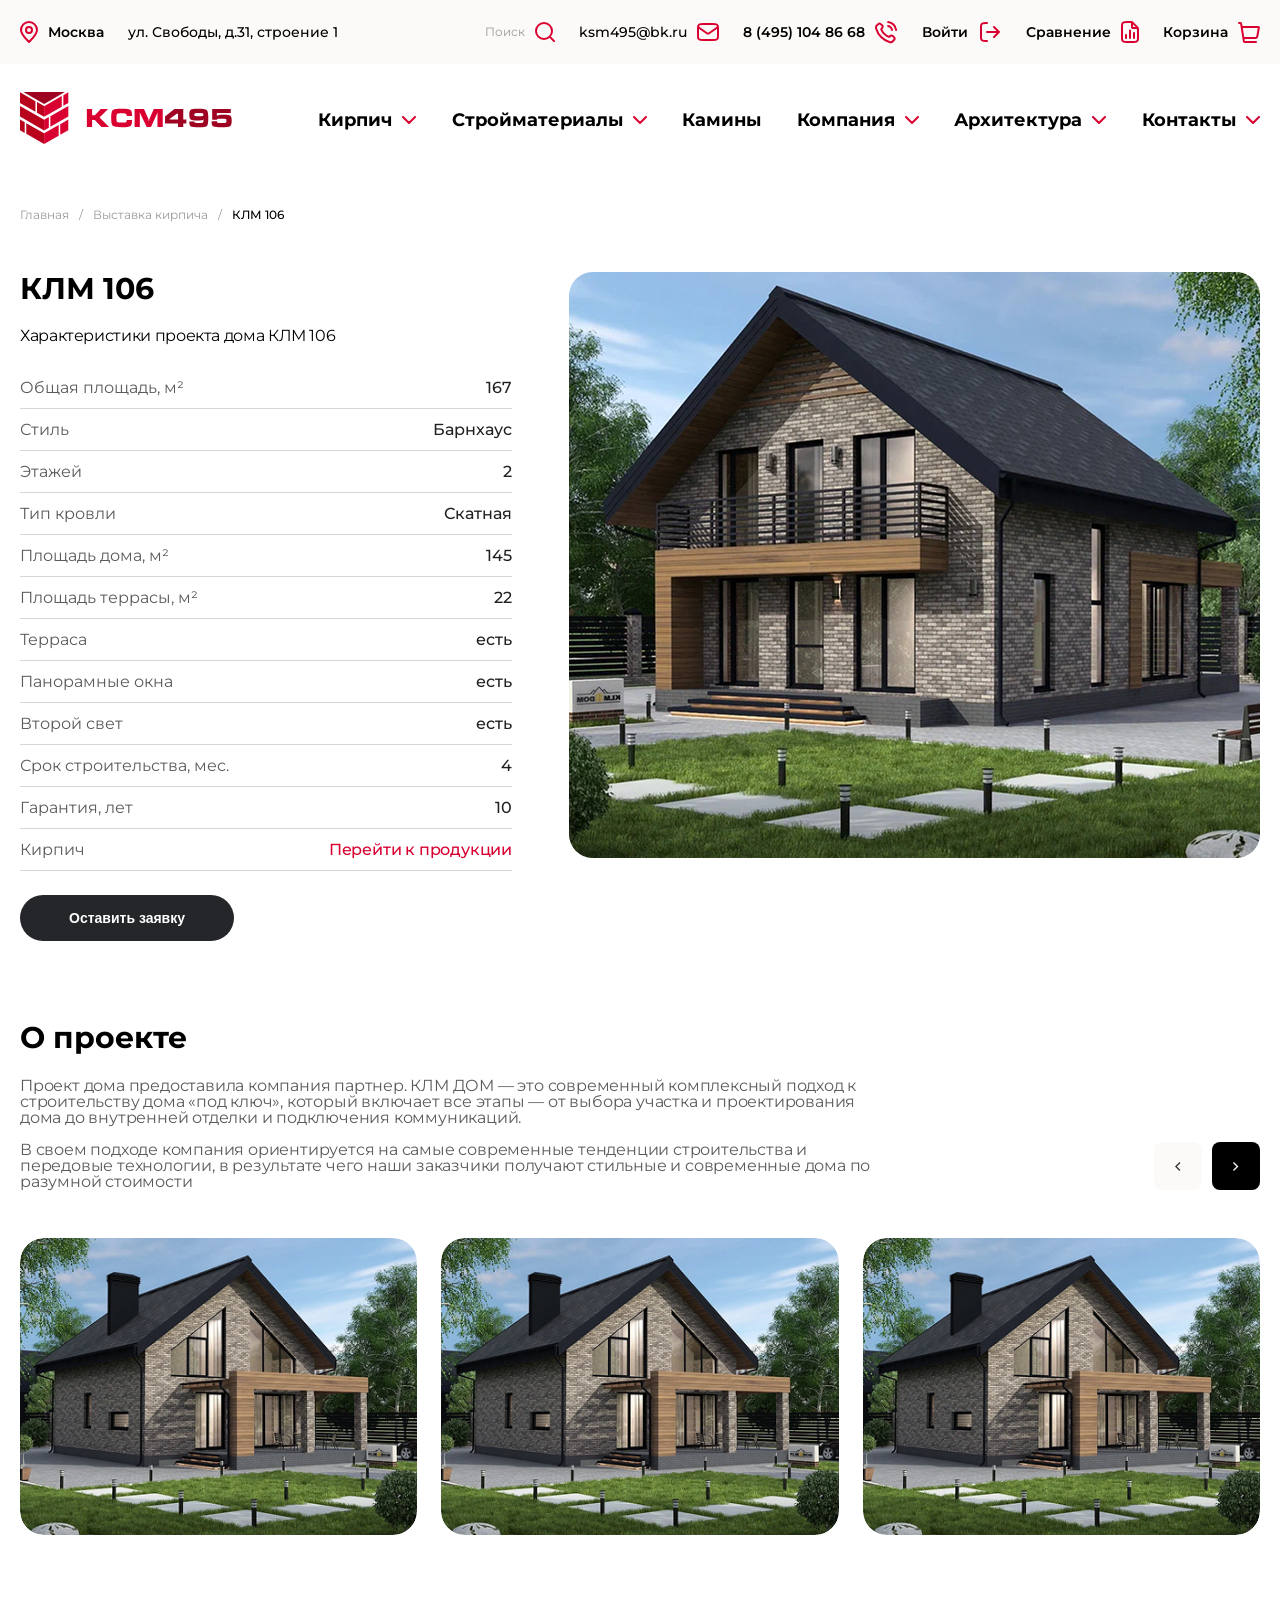
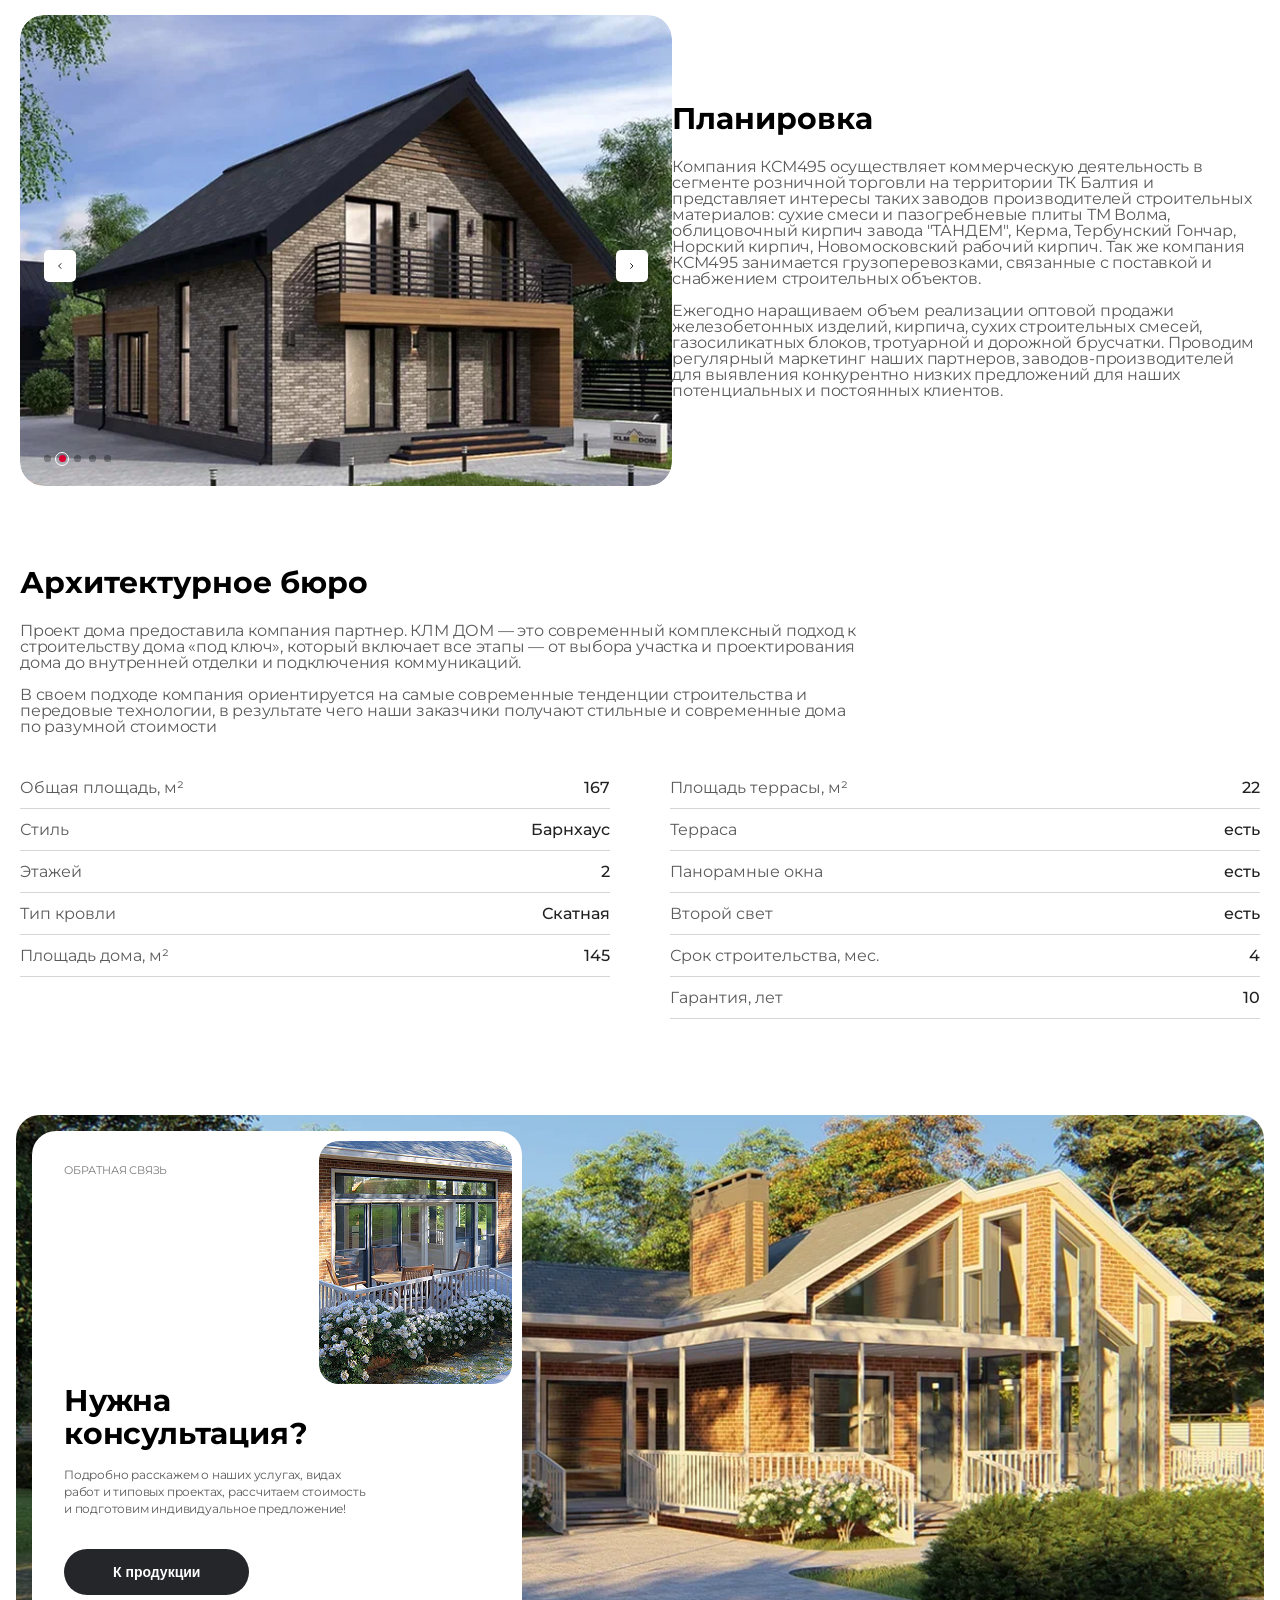
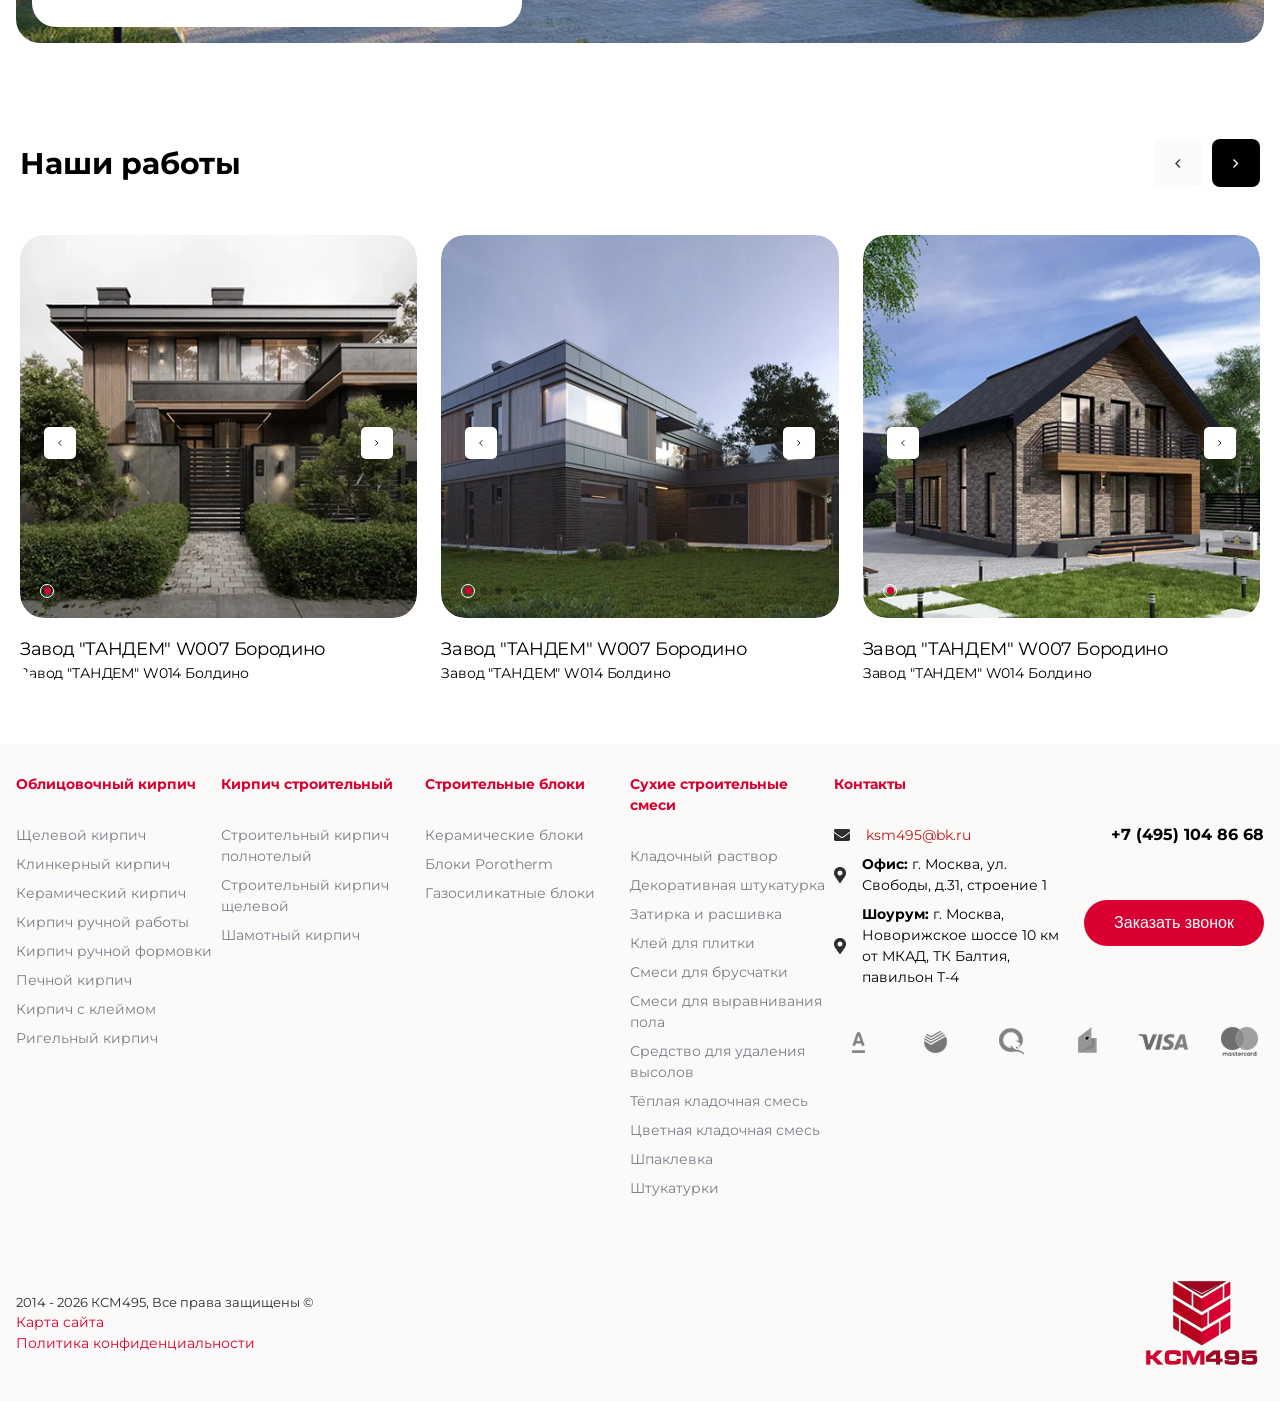
<file: project__detal.html>
<!DOCTYPE html>
<html lang="en">

<head>
	<meta charset="UTF-8">
	<meta name="viewport" content="width=device-width, initial-scale=1.0">
	<link rel="stylesheet" href="src/css/style.css">
	<title>ksm495</title>
</head>

<body class="body">
	<header class="header">
		<div class="header__top">
			<div class="container">
				<div class="wrapper">
					<div class="header__top-gps">
						<svg class="icon" width="18" height="22">
							<use href="src/images/sprite.svg#gps"></use>
						</svg><a href="#" class="link header__top-link semibold">Москва</a><span class="header__top-adress medium">ул. Свободы, д.31, строение 1</span></div>
					<div class="header__top-contacts">
						<div class="header__contact-item">
							<p class="header__contact-text">Поиск</p>
							<svg class="icon" width="20" height="20">
								<use href="src/images/sprite.svg#search"></use>
							</svg>
						</div>
						<div class="header__contact-item"> <a href="mailto:ksm495@bk.ru" class="link medium">ksm495@bk.ru</a>
							<svg class="icon" width="22" height="18">
								<use href="src/images/sprite.svg#mail"></use>
							</svg>
						</div>
						<div class="header__contact-item"> <a href="tel:84951048668" class="link semibold">8 (495) 104 86 68</a>
							<svg class="icon" width="23" height="23">
								<use href="src/images/sprite.svg#phone"></use>
							</svg>
						</div>
						<div class="header__contact-item">
							<p class="link semibold">Войти</p>
							<svg class="icon" width="24" height="24">
								<use href="src/images/sprite.svg#enter"></use>
							</svg>
						</div>
						<div class="header__contact-item">
							<p class="link semibold">Сравнение</p>
							<svg class="icon" width="18" height="22">
								<use href="src/images/sprite.svg#graph"></use>
							</svg>
						</div>
						<div class="header__contact-item">
							<p class="link semibold">Корзина</p>
							<svg class="icon" width="22" height="21">
								<use href="src/images/sprite.svg#cart"></use>
							</svg>
						</div>
					</div>
				</div>
			</div>
		</div>
		<div class="header__bottom">
			<div class="container">
				<div class="wrapper">
					<a href="/" class="logo"><img src="src/images/logo.svg" alt="" class="logo__image"></a>
					<nav class="header__bottom-nav"> <a href="#" class="header__nav-link">Кирпич<svg class="icon" width="14" height="8"><use href="src/images/sprite.svg#arrow__down"></use></svg></a> <a href="#" class="header__nav-link">Стройматериалы<svg class="icon" width="14" height="8"><use href="src/images/sprite.svg#arrow__down"></use></svg></a> <a href="#" class="header__nav-link">Камины</a> <a href="#" class="header__nav-link">Компания<svg class="icon" width="14" height="8"><use href="src/images/sprite.svg#arrow__down"></use></svg></a> <a href="#" class="header__nav-link">Архитектура<svg class="icon" width="14" height="8"><use href="src/images/sprite.svg#arrow__down"></use></svg></a> <a href="#" class="header__nav-link">Контакты<svg class="icon" width="14" height="8"><use href="src/images/sprite.svg#arrow__down"></use></svg></a> </nav>
				</div>
			</div>
		</div>
		<div class="breadcumber">
			<div class="container">
				<div class="wrapper"> <a href="/" class="breadcumber-link">Главная</a><span class="breadcumber-separate">/</span> <a href="/" class="breadcumber-link">Выставка кирпича</a><span class="breadcumber-separate">/</span><a href="/" class="breadcumber-link active">КЛМ 106</a> </div>
			</div>
		</div>
	</header>
	<main class="main">
		<section class="about__hero">
			<div class="container">
				<div class="wrapper">
					<div class="about__hero-text">
						<h2 class="title">КЛМ 106</h2>
						<h3 class="subtitle">Характеристики проекта дома КЛМ 106</h3>
						<div class="specs-column">
							<div class="spec-row"> <span class="spec-label">Общая площадь, м²</span> <span class="spec-value">167</span> </div>
							<div class="spec-row"> <span class="spec-label">Стиль</span> <span class="spec-value">Барнхаус</span> </div>
							<div class="spec-row"> <span class="spec-label">Этажей</span> <span class="spec-value">2</span> </div>
							<div class="spec-row"> <span class="spec-label">Тип кровли</span> <span class="spec-value">Скатная</span> </div>
							<div class="spec-row"> <span class="spec-label">Площадь дома, м²</span> <span class="spec-value">145</span> </div>
							<div class="spec-row"> <span class="spec-label">Площадь террасы, м²</span> <span class="spec-value">22</span> </div>
							<div class="spec-row"> <span class="spec-label">Терраса</span> <span class="spec-value">есть</span> </div>
							<div class="spec-row"> <span class="spec-label">Панорамные окна</span> <span class="spec-value">есть</span> </div>
							<div class="spec-row"> <span class="spec-label">Второй свет</span> <span class="spec-value">есть</span> </div>
							<div class="spec-row"> <span class="spec-label">Срок строительства, мес.</span> <span class="spec-value">4</span> </div>
							<div class="spec-row"> <span class="spec-label">Гарантия, лет</span> <span class="spec-value">10</span> </div>
							<div class="spec-row"> <span class="spec-label">Кирпич</span> <a class="spec-value link--red">Перейти к продукции</a> </div>
						</div>
						<button class="btn btn--primary">Оставить заявку</button>
					</div>
					<div class="about__hero-image"><img src="src/images/about__hero.png" alt=""></div>
				</div>
			</div>
		</section>
		<section class="more__projects about">
			<div class="container">
				<div class="wrapper">
					<div class="more__projects-text">
						<div class="text-block">
							<h2 class="title">О проекте</h2>
							<p class="subtitle">Проект дома предоставила компания партнер. КЛМ ДОМ — это современный комплексный подход к строительству дома «под ключ», который включает все этапы — от выбора участка и проектирования дома до внутренней отделки и подключения коммуникаций.</p>
							<p class="subtitle">В своем подходе компания ориентируется на самые современные тенденции строительства и передовые технологии, в результате чего наши заказчики получают стильные и современные дома по разумной стоимости</p>
						</div>
						<div class="more__project-nav">
							<button class="btn btn--slider btn--prev" type="button">
								<svg class="icon" width="6" height="9">
									<use href="src/images/sprite.svg#arrow__slider-prev"></use>
								</svg>
							</button>
							<button class="btn btn--slider btn--next" type="button">
								<svg class="icon" width="6" height="9">
									<use href="src/images/sprite.svg#arrow__slider-next"></use>
								</svg>
							</button>
						</div>
					</div>
					<div class="projects-slider-wrapper">
						<div class="projects-slider-track">
							<div class="more__projects-item">
								<div class="more__project-image"> <img src="src/images/slider-item-6.png" alt="Проект дома 1"> </div>
							</div>
							<div class="more__projects-item">
								<div class="more__project-image"> <img src="src/images/slider-item-6.png" alt="Проект дома 2"> </div>
							</div>
							<div class="more__projects-item">
								<div class="more__project-image"> <img src="src/images/slider-item-6.png" alt="Проект дома 3"> </div>
							</div>
							<div class="more__projects-item">
								<div class="more__project-image"> <img src="src/images/slider-item-6.png" alt="Проект дома 4"> </div>
							</div>
						</div>
					</div>
				</div>
			</div>
		</section>
		<section class="planirovka">
			<div class="container">
				<div class="wrapper">
					<div class="more__projects-item">
						<div class="more__project-image"> <img src="src/images/slider-item-7.png" alt="">
							<div class="more__projects-nav">
								<button class="btn btn--more btn--prev">
									<svg class="icon" width="4" height="6">
										<use href="src/images/sprite.svg#arrow__prev"></use>
									</svg>
								</button>
								<button class="btn btn--more btn--next">
									<svg class="icon" width="4" height="6">
										<use href="src/images/sprite.svg#arrow__next"></use>
									</svg>
								</button>
							</div>
							<div class="more__project-dots">
								<div class="more__projects-dot"></div>
								<div class="more__projects-dot active"></div>
								<div class="more__projects-dot"></div>
								<div class="more__projects-dot"></div>
								<div class="more__projects-dot"></div>
							</div>
						</div>
					</div>
					<div class="text-block">
						<h2 class="title">Планировка</h2>
						<p class="subtitle">Компания КСМ495 осуществляет коммерческую деятельность в сегменте розничной торговли на территории ТК Балтия и представляет интересы таких заводов производителей строительных материалов: сухие смеси и пазогребневые плиты ТМ Волма, облицовочный кирпич завода "ТАНДЕМ", Керма, Тербунский Гончар, Норский кирпич, Новомосковский рабочий кирпич. Так же компания КСМ495 занимается грузоперевозками, связанные с поставкой и снабжением строительных объектов.</p>
						<p class="subtitle">Ежегодно наращиваем объем реализации оптовой продажи железобетонных изделий, кирпича, сухих строительных смесей, газосиликатных блоков, тротуарной и дорожной брусчатки. Проводим регулярный маркетинг наших партнеров, заводов-производителей для выявления конкурентно низких предложений для наших потенциальных и постоянных клиентов.</p>
					</div>
				</div>
			</div>
		</section>
		<seciton class="charapters">
			<div class="container">
				<div class="wrapper">
					<div class="text-block">
						<h2 class="title">Архитектурное бюро</h2>
						<p class="subtitle">Проект дома предоставила компания партнер. КЛМ ДОМ — это современный комплексный подход к строительству дома «под ключ», который включает все этапы — от выбора участка и проектирования дома до внутренней отделки и подключения коммуникаций.</p>
						<p class="subtitle">В своем подходе компания ориентируется на самые современные тенденции строительства и передовые технологии, в результате чего наши заказчики получают стильные и современные дома по разумной стоимости</p>
					</div>
					<div class="specs-block">
						<div class="specs-grid">
							<div class="specs-column">
								<div class="spec-row"> <span class="spec-label">Общая площадь, м²</span> <span class="spec-value">167</span> </div>
								<div class="spec-row"> <span class="spec-label">Стиль</span> <span class="spec-value">Барнхаус</span> </div>
								<div class="spec-row"> <span class="spec-label">Этажей</span> <span class="spec-value">2</span> </div>
								<div class="spec-row"> <span class="spec-label">Тип кровли</span> <span class="spec-value">Скатная</span> </div>
								<div class="spec-row"> <span class="spec-label">Площадь дома, м²</span> <span class="spec-value">145</span> </div>
							</div>
							<div class="specs-column">
								<div class="spec-row"> <span class="spec-label">Площадь террасы, м²</span> <span class="spec-value">22</span> </div>
								<div class="spec-row"> <span class="spec-label">Терраса</span> <span class="spec-value">есть</span> </div>
								<div class="spec-row"> <span class="spec-label">Панорамные окна</span> <span class="spec-value">есть</span> </div>
								<div class="spec-row"> <span class="spec-label">Второй свет</span> <span class="spec-value">есть</span> </div>
								<div class="spec-row"> <span class="spec-label">Срок строительства, мес.</span> <span class="spec-value">4</span> </div>
								<div class="spec-row"> <span class="spec-label">Гарантия, лет</span> <span class="spec-value">10</span> </div>
							</div>
						</div>
					</div>
				</div>
			</div>
		</seciton>
		<section class="feedback">
			<div class="container">
				<div class="wrapper">
					<div class="feedback__content">
						<div class="feedback__content-hero">
							<p class="feedback__hero-text">Обратная связь</p> <img src="src/images/feedback__content.png" alt="" class="feedback__hero-image"> </div>
						<div class="feedback__content-text">
							<h2 class="feedback__content-title">Нужна <br>консультация?</h2>
							<p class="feedback__content-subtitle">Подробно расскажем о наших услугах, видах работ и типовых проектах, рассчитаем стоимость и подготовим индивидуальное предложение!</p>
							<button class="btn btn--primary">К продукции</button>
						</div>
					</div>
				</div>
			</div>
		</section>
		<section class="more__projects">
			<div class="container">
				<div class="wrapper">
					<div class="more__projects-text">
						<h2 class="title">Наши работы</h2>
						<div class="more__project-nav">
							<button class="btn btn--slider btn--prev">
								<svg class="icon" width="6" height="9">
									<use href="src/images/sprite.svg#arrow__slider-prev"></use>
								</svg>
							</button>
							<button class="btn btn--slider btn--next">
								<svg class="icon" width="6" height="9">
									<use href="src/images/sprite.svg#arrow__slider-next"></use>
								</svg>
							</button>
						</div>
					</div>
					<div class="projects-slider-wrapper">
						<div class="projects-slider-track">
							<div class="more__projects-item">
								<div class="more__project-image"> <img src="src/images/slider-item-3.png" alt="" class="slider-img active"> <img src="src/images/slider-item-3.png" alt="" class="slider-img"> <img src="src/images/slider-item-3.png" alt="" class="slider-img"> <img src="src/images/slider-item-3.png" alt="" class="slider-img">
									<div class="more__projects-nav">
										<button class="btn btn--more btn--prev">
											<svg class="icon" width="4" height="6">
												<use href="src/images/sprite.svg#arrow__prev"></use>
											</svg>
										</button>
										<button class="btn btn--more btn--next">
											<svg class="icon" width="4" height="6">
												<use href="src/images/sprite.svg#arrow__next"></use>
											</svg>
										</button>
									</div>
									<div class="more__project-dots">
										<div class="more__projects-dot active"></div>
										<div class="more__projects-dot"></div>
										<div class="more__projects-dot"></div>
										<div class="more__projects-dot"></div>
									</div>
								</div>
								<div class="more__roject-text">
									<p class="title">Завод "ТАНДЕМ" W007 Бородино</p>
									<p class="subtitle">Завод "ТАНДЕМ" W014 Болдино</p>
								</div>
							</div>
							<div class="more__projects-item">
								<div class="more__project-image"> <img src="src/images/slider-item-4.png" alt="" class="slider-img active"> <img src="src/images/slider-item-4.png" alt="" class="slider-img"> <img src="src/images/slider-item-4.png" alt="" class="slider-img"> <img src="src/images/slider-item-4.png" alt="" class="slider-img">
									<div class="more__projects-nav">
										<button class="btn btn--more btn--prev">
											<svg class="icon" width="4" height="6">
												<use href="src/images/sprite.svg#arrow__prev"></use>
											</svg>
										</button>
										<button class="btn btn--more btn--next">
											<svg class="icon" width="4" height="6">
												<use href="src/images/sprite.svg#arrow__next"></use>
											</svg>
										</button>
									</div>
									<div class="more__project-dots">
										<div class="more__projects-dot active"></div>
										<div class="more__projects-dot"></div>
										<div class="more__projects-dot"></div>
										<div class="more__projects-dot"></div>
									</div>
								</div>
								<div class="more__roject-text">
									<p class="title">Завод "ТАНДЕМ" W007 Бородино</p>
									<p class="subtitle">Завод "ТАНДЕМ" W014 Болдино</p>
								</div>
							</div>
							<div class="more__projects-item">
								<div class="more__project-image"> <img src="src/images/slider-item-5.png" alt="" class="slider-img active"> <img src="src/images/slider-item-5.png" alt="" class="slider-img"> <img src="src/images/slider-item-5.png" alt="" class="slider-img"> <img src="src/images/slider-item-5.png" alt="" class="slider-img">
									<div class="more__projects-nav">
										<button class="btn btn--more btn--prev">
											<svg class="icon" width="4" height="6">
												<use href="src/images/sprite.svg#arrow__prev"></use>
											</svg>
										</button>
										<button class="btn btn--more btn--next">
											<svg class="icon" width="4" height="6">
												<use href="src/images/sprite.svg#arrow__next"></use>
											</svg>
										</button>
									</div>
									<div class="more__project-dots">
										<div class="more__projects-dot active"></div>
										<div class="more__projects-dot"></div>
										<div class="more__projects-dot"></div>
										<div class="more__projects-dot"></div>
									</div>
								</div>
								<div class="more__roject-text">
									<p class="title">Завод "ТАНДЕМ" W007 Бородино</p>
									<p class="subtitle">Завод "ТАНДЕМ" W014 Болдино</p>
								</div>
							</div>
							<div class="more__projects-item">
								<div class="more__project-image"> <img src="src/images/slider-item-1.png" alt="" class="slider-img active"> <img src="src/images/slider-item-1.png" alt="" class="slider-img"> <img src="src/images/slider-item-1.png" alt="" class="slider-img"> <img src="src/images/slider-item-1.png" alt="" class="slider-img">
									<div class="more__projects-nav">
										<button class="btn btn--more btn--prev">
											<svg class="icon" width="4" height="6">
												<use href="src/images/sprite.svg#arrow__prev"></use>
											</svg>
										</button>
										<button class="btn btn--more btn--next">
											<svg class="icon" width="4" height="6">
												<use href="src/images/sprite.svg#arrow__next"></use>
											</svg>
										</button>
									</div>
									<div class="more__project-dots">
										<div class="more__projects-dot active"></div>
										<div class="more__projects-dot"></div>
										<div class="more__projects-dot"></div>
										<div class="more__projects-dot"></div>
									</div>
								</div>
								<div class="more__roject-text">
									<p class="title">Завод "ТАНДЕМ" W007 Бородино</p>
									<p class="subtitle">Завод "ТАНДЕМ" W014 Болдино</p>
								</div>
							</div>
						</div>
					</div>
				</div>
			</div>
		</section>
	</main>
	<footer class="footer" role="contentinfo">
		<div class="container">
			<div class="wrapper">
				<div class="footer-top">
					<nav class="footer-column" aria-label="Облицовочный кирпич">
						<h4 class="footer-title">Облицовочный кирпич</h4>
						<ul class="footer-list">
							<li><a href="#">Щелевой кирпич</a></li>
							<li><a href="#">Клинкерный кирпич</a></li>
							<li><a href="#">Керамический кирпич</a></li>
							<li><a href="#">Кирпич ручной работы</a></li>
							<li><a href="#">Кирпич ручной формовки</a></li>
							<li><a href="#">Печной кирпич</a></li>
							<li><a href="#">Кирпич с клеймом</a></li>
							<li><a href="#">Ригельный кирпич</a></li>
						</ul>
					</nav>
					<nav class="footer-column" aria-label="Кирпич строительный">
						<h4 class="footer-title">Кирпич строительный</h4>
						<ul class="footer-list">
							<li><a href="#">Строительный кирпич полнотелый</a></li>
							<li><a href="#">Строительный кирпич щелевой</a></li>
							<li><a href="#">Шамотный кирпич</a></li>
						</ul>
					</nav>
					<nav class="footer-column" aria-label="Строительные блоки">
						<h4 class="footer-title">Строительные блоки</h4>
						<ul class="footer-list">
							<li><a href="#">Керамические блоки</a></li>
							<li><a href="#">Блоки Porotherm</a></li>
							<li><a href="#">Газосиликатные блоки</a></li>
						</ul>
					</nav>
					<nav class="footer-column" aria-label="Сухие строительные смеси">
						<h4 class="footer-title">Сухие строительные смеси</h4>
						<ul class="footer-list">
							<li><a href="#">Кладочный раствор</a></li>
							<li><a href="#">Декоративная штукатурка</a></li>
							<li><a href="#">Затирка и расшивка</a></li>
							<li><a href="#">Клей для плитки</a></li>
							<li><a href="#">Смеси для брусчатки</a></li>
							<li><a href="#">Смеси для выравнивания пола</a></li>
							<li><a href="#">Средство для удаления высолов</a></li>
							<li><a href="#">Тёплая кладочная смесь</a></li>
							<li><a href="#">Цветная кладочная смесь</a></li>
							<li><a href="#">Шпаклевка</a></li>
							<li><a href="#">Штукатурки</a></li>
						</ul>
					</nav>
					<div class="footer-column footer-contacts">
						<h4 class="footer-title">Контакты</h4>
						<div class="footer__contact">
							<div class="footer__contact-items">
								<div class="contact-item">
									<svg class="icon" width="16" height="12">
										<use href="src/images/sprite.svg#mail__black"></use>
									</svg>
									<div class="contact-text"> <a href="mailto:ksm495@bk.ru" style="color: #b71c1c;">ksm495@bk.ru</a> </div>
								</div>
								<div class="contact-item">
									<svg class="icon" width="12" height="16">
										<use href="src/images/sprite.svg#gps__black"></use>
									</svg>
									<div class="contact-text"> <span class="contact-label">Офис:</span> г. Москва, ул.
										<br>Свободы, д.31, строение 1 </div>
								</div>
								<div class="contact-item">
									<svg class="icon" width="12" height="16">
										<use href="src/images/sprite.svg#gps__black"></use>
									</svg>
									<div class="contact-text"> <span class="contact-label">Шоурум:</span> г. Москва,
										<br>Новорижское шоссе 10 км
										<br> от МКАД, ТК Балтия,
										<br>павильон Т-4 </div>
								</div>
							</div>
							<div class="footer__contact-block"> <a href="tel:+74951048668" class="footer-phone">+7 (495) 104 86 68</a>
								<button class="btn btn-callback" type="button">Заказать звонок</button>
							</div>
						</div>
						<div class="payment-methods" aria-label="Способы оплаты"> <img src="src/images/alfa.png" alt=""> <img src="src/images/sber.png" alt=""> <img src="src/images/kiwi.png" alt=""> <img src="src/images/webmoney.png" alt=""> <img src="src/images/visa.png" alt=""> <img src="src/images/masterkard.png" alt=""> </div>
					</div>
				</div>
				<div class="footer-bottom">
					<div class="footer-copyright">
						<p>2014 - 2026 КСМ495, Все права защищены ©</p>
						<nav aria-label="Дополнительная навигация"> <a href="#">Карта сайта</a> <a href="#">Политика конфиденциальности</a> </nav>
					</div>
					<div class="footer-logo"> <img src="src/images/footer__logo.svg" alt=""> </div>
				</div>
			</div>
		</div>
	</footer>
	<section class="left__bar">
		<div class="left__bar-item">
			<svg class="icon" width="20" height="20">
				<use href="src/images/sprite.svg#search"></use>
			</svg>
		</div>
		<div class="left__bar-item">
			<svg class="icon" width="20" height="20">
				<use href="src/images/sprite.svg#burger"></use>
			</svg><span class="nav-title left__bar-title">Меню</span></div>
		<div class="left__bar-item">
			<svg class="icon" width="20" height="20">
				<use href="src/images/sprite.svg#play__in-cube"></use>
			</svg>
		</div>
	</section>
	<script src="src/scripts/script.js"></script>
</body>

</html>
</file>
<file: src/css/style.css>
/*main*/
 @font-face {
     font-family: "Montserrat";
     src: url(../fonts/Montserrat.woff2);
     font-display: swap;
}
 :root{
     --red:#D90031;
     --white:#FFFFFF;
     --white-second:#FBFAF8;
     --black:#000000;
     --gray:#5B5B5B;
     --dark-gray:#212123;
     --light-gray:#999999;
     --second-black:#2D2D2D;
     --light-black:#242629;
     --bold:700;
     --semibold:600;
     --medium:500;
     --regular:400;
     --white-border:#EAEAEA;
}
 *, *::after, *::before{
     margin:0;
     padding: 0;
     -webkit-box-sizing: border-box;
     box-sizing: border-box;
}
 html{
     font-family: "Montserrat";
     color:var(--black);
     font-size: 1rem;
}
 a{
    text-decoration: none;
    color:var(--black)
}
 h1{
     font-size: 3rem;
     line-height: 3.25rem;
     font-weight: var(--bold);
     color:#212123 
}
 h2{
     font-weight: var(--bold);
     font-size: 1.875rem;
     line-height: 2.0625rem;
}
 h3{
     font-weight: 400;
     font-size: 1rem;
     line-height: 0.8969rem;
     letter-spacing: -0.0225rem;
}
 h4{
     font-weight: 500;
     font-size: 1rem;
     line-height: 1.0625rem;
     letter-spacing: 0%;
}
 p{
     font-weight: var(--regular);
     font-size: 1rem;
     line-height: 1.0625rem;
}
 .icon{
     display: -webkit-box;
     display: -ms-flexbox;
     display: flex;
}
 .link{
     font-size: 0.875rem;
     line-height: 1.25rem;
}
 .btn{
    font-size: 0.875rem;
    font-weight: var(--semibold);
    line-height: 1.25rem;
    border-radius: 0.1875rem;
    padding: 0.75rem 3rem;
    letter-spacing: 0;
    border-radius: 1.5rem;
    width: -webkit-max-content;
    width: -moz-max-content;
    width: max-content;
}
 .btn--primary{
    background: var(--light-black);
    border: 0.0625rem solid rgba(0,0,0,0);
    color:var(--white)
}
 .btn--secondary{
    background: var(--white);
    color:#1C1C1C;
    border: none;
}
 .bold{
    font-weight: var(--bold);
}
 .semibold{
    font-weight: var(--semibold);
}
 .medium{
    font-weight: var(--medium);
}
 .regular{
    font-weight: var(--regular);
}
 .breadcumber{
    display: -webkit-box;
    display: -ms-flexbox;
    display: flex;
    -webkit-box-orient: horizontal;
    -webkit-box-direction: normal;
    -ms-flex-direction: row;
    flex-direction: row;
}
 .breadcumber .wrapper{
    -webkit-box-pack: start;
    -ms-flex-pack: start;
    justify-content: start;
    gap:0.625rem;
    padding-top: 1.875rem
}
 .breadcumber-link,.breadcumber-separate{
    font-size: 0.75rem;
    line-height: 1.125rem;
    font-weight: var(--regular);
    color:var(--light-gray)
}
 .breadcumber-link.active{
    color:var(--black);
    font-weight: var(--medium);
}
 .container{
    width: 100%;
    max-width: 85.9375rem;
    margin:0 auto;
}
 .wrapper{
    display: -webkit-box;
    display: -ms-flexbox;
    display: flex;
    -webkit-box-pack: justify;
    -ms-flex-pack: justify;
    justify-content: space-between;
    padding: 0 1.25rem;
}
 .main{
    display: -webkit-box;
    display: -ms-flexbox;
    display: flex;
    -webkit-box-orient: vertical;
    -webkit-box-direction: normal;
    -ms-flex-direction: column;
    flex-direction: column;
    gap:5rem
}
/*Header*/
 .header__top{
    background: var(--white-second);
}
 .header__top-gps{
    display: -webkit-box;
    display: -ms-flexbox;
    display: flex;
    -webkit-box-orient: horizontal;
    -webkit-box-direction: normal;
    -ms-flex-direction: row;
    flex-direction: row;
    -webkit-box-align: center;
    -ms-flex-align: center;
    align-items: center;
}
 .header__top-link{
    margin:0 1.5rem 0 0.625rem
}
 .header__top .wrapper{
    padding: 1.25rem;
}
 .header__top-contacts{
    display: -webkit-box;
    display: -ms-flexbox;
    display: flex;
    -webkit-box-orient: horizontal;
    -webkit-box-direction: normal;
    -ms-flex-direction: row;
    flex-direction: row;
    gap:1.5rem
}
 .header__top-adress{
    font-size: 0.875rem;
    line-height: 1.25rem;
}
 .header__contact-text{
    color:var(--light-gray);
    font-size: 0.75rem;
    line-height: 1.125rem;
}
 .header__contact-item{
    display: -webkit-box;
    display: -ms-flexbox;
    display: flex;
    -webkit-box-orient: horizontal;
    -webkit-box-direction: normal;
    -ms-flex-direction: row;
    flex-direction: row;
    -webkit-box-align: center;
    -ms-flex-align: center;
    align-items: center;
    gap:0.625rem
}
 .header__bottom .wrapper{
    padding: 1.75rem 1.25rem;
    gap:3.75rem
}
 .header__bottom-nav{
    display: -webkit-box;
    display: -ms-flexbox;
    display: flex;
    -webkit-box-orient: horizontal;
    -webkit-box-direction: normal;
    -ms-flex-direction: row;
    flex-direction: row;
    -webkit-box-align: center;
    -ms-flex-align: center;
    align-items: center;
    -webkit-box-pack: justify;
    -ms-flex-pack: justify;
    justify-content: space-between;
    width: 100%;
    margin-left:1.625rem;
}
 .header__nav-link{
    display: -webkit-box;
    display: -ms-flexbox;
    display: flex;
    -webkit-box-orient: horizontal;
    -webkit-box-direction: normal;
    -ms-flex-direction: row;
    flex-direction: row;
    gap:0.625rem;
    font-size: 1.125rem;
    line-height: 1.125rem;
    font-weight: 700;
    -webkit-box-align: center;
    -ms-flex-align: center;
    align-items: center;
    -webkit-box-pack: center;
    -ms-flex-pack: center;
    justify-content: center;
}
 .projects .wrapper{
    -webkit-box-orient: vertical;
    -webkit-box-direction: normal;
    -ms-flex-direction: column;
    flex-direction: column;
    margin-top: 0.625rem;
}
 .filter__block{
    margin:2.0625rem 0 3rem;
    display: -webkit-box;
    display: -ms-flexbox;
    display: flex;
    -webkit-box-orient: horizontal;
    -webkit-box-direction: normal;
    -ms-flex-direction: row;
    flex-direction: row;
    -webkit-box-pack: justify;
    -ms-flex-pack: justify;
    justify-content: space-between;
    -webkit-box-align: center;
    -ms-flex-align: center;
    align-items: center;
}
 .filters{
     display: -webkit-box;
     display: -ms-flexbox;
     display: flex;
     -webkit-box-orient: horizontal;
     -webkit-box-direction: normal;
     -ms-flex-direction: row;
     flex-direction: row;
     gap:0.625rem;
}
 .btn--filter{
     padding: 0.75rem 1rem;
     border: 0.0625rem solid #242629;
     border-radius: 0.1875rem;
     display: -webkit-box;
     display: -ms-flexbox;
     display: flex;
     -webkit-box-orient: horizontal;
     -webkit-box-direction: normal;
     -ms-flex-direction: row;
     flex-direction: row;
     gap:1rem;
     background: none;
     -webkit-box-align: center;
     -ms-flex-align: center;
     align-items: center;
}
 .filter__count{
     font-weight: var(--regular);
     font-size: 0.875rem;
     line-height: 0.9375rem;
     letter-spacing: -0.0125rem;
     text-transform: uppercase;
}
 .project-detail {
     padding: 3.75rem 0;
}
 .project-detail-header {
     margin-bottom: 2.5rem;
}
 .project-detail-title {
     font-size: 2.625rem;
     font-weight: 700;
     color: #1a1a1a;
     margin-bottom: 1.25rem;
}
 .project-detail-main {
     display: -ms-grid;
     display: grid;
     -ms-grid-columns: 1fr 2.5rem 23.75rem;
     grid-template-columns: 1fr 23.75rem;
     gap: 2.5rem;
     margin-bottom: 3.75rem;
}
 .project-detail-image {
     border-radius: 0.75rem;
     overflow: hidden;
     -webkit-box-shadow: 0 0.25rem 1.25rem rgba(0, 0, 0, 0.08);
     box-shadow: 0 0.25rem 1.25rem rgba(0, 0, 0, 0.08);
}
 .project-detail-image img {
     width: 100%;
     height: auto;
     display: block;
}
 .project-detail-sidebar {
     background: #fff;
     border-radius: 0.75rem;
     padding: 2rem;
     -webkit-box-shadow: 0 0.125rem 0.75rem rgba(0, 0, 0, 0.06);
     box-shadow: 0 0.125rem 0.75rem rgba(0, 0, 0, 0.06);
     height: -webkit-fit-content;
     height: -moz-fit-content;
     height: fit-content;
}
 .project-specs {
     margin-bottom: 2rem;
}
 .project-specs-title {
     font-size: 0.875rem;
     font-weight: 600;
     color: #b71c1c;
     text-transform: uppercase;
     letter-spacing: 0.0313rem;
     margin-bottom: 1.25rem;
}
 .spec-item {
     display: -webkit-box;
     display: -ms-flexbox;
     display: flex;
     -webkit-box-pack: justify;
     -ms-flex-pack: justify;
     justify-content: space-between;
     padding: 0.75rem 0;
     border-bottom: 0.0625rem solid #f0f0f0;
}
 .spec-item:last-child {
     border-bottom: none;
}
 .spec-label {
     font-size: 0.875rem;
     color: #666;
}
 .spec-value {
     font-size: 0.875rem;
     font-weight: 600;
     color: #1a1a1a;
}
 .project-brick-info {
     background: #f5f5f5;
     border-radius: 0.5rem;
     padding: 1.25rem;
     margin-bottom: 1.5rem;
}
 .brick-label {
     font-size: 0.75rem;
     color: #666;
     margin-bottom: 0.5rem;
}
 .brick-name {
     font-size: 1rem;
     font-weight: 600;
     color: #1a1a1a;
}
 .project-detail-btn {
     width: 100%;
     padding: 1rem;
     background: #b71c1c;
     color: #fff;
     border: none;
     border-radius: 0.5rem;
     font-size: 1rem;
     font-weight: 600;
     cursor: pointer;
     -webkit-transition: all 0.3s ease;
     transition: all 0.3s ease;
}
 .project-detail-btn:hover {
     background: #d32f2f;
     -webkit-transform: translateY(-0.125rem);
     -ms-transform: translateY(-0.125rem);
     transform: translateY(-0.125rem);
     -webkit-box-shadow: 0 0.375rem 1.25rem rgba(183, 28, 28, 0.3);
     box-shadow: 0 0.375rem 1.25rem rgba(183, 28, 28, 0.3);
}
 .project-detail-description {
     background: #fff;
     border-radius: 0.75rem;
     padding: 2.5rem;
     -webkit-box-shadow: 0 0.125rem 0.75rem rgba(0, 0, 0, 0.06);
     box-shadow: 0 0.125rem 0.75rem rgba(0, 0, 0, 0.06);
}
 .description-title {
     font-size: 1.75rem;
     font-weight: 700;
     margin-bottom: 1.5rem;
     color: #1a1a1a;
}
 .description-text {
     font-size: 1rem;
     line-height: 1.8;
     color: #424242;
     margin-bottom: 1.25rem;
}
 .project-features {
     display: -ms-grid;
     display: grid;
     -ms-grid-columns: 1fr 1rem 1fr;
     grid-template-columns: repeat(2, 1fr);
     gap: 1rem;
     margin-top: 2rem;
}
 .feature-item {
     display: -webkit-box;
     display: -ms-flexbox;
     display: flex;
     -webkit-box-align: center;
     -ms-flex-align: center;
     align-items: center;
     gap: 0.75rem;
     font-size: 0.9375rem;
     color: #424242;
}
 .feature-icon {
     width: 1.5rem;
     height: 1.5rem;
     background: #b71c1c;
     border-radius: 50%;
     display: -webkit-box;
     display: -ms-flexbox;
     display: flex;
     -webkit-box-align: center;
     -ms-flex-align: center;
     align-items: center;
     -webkit-box-pack: center;
     -ms-flex-pack: center;
     justify-content: center;
     color: #fff;
     font-size: 0.875rem;
}
 .similar-projects {
     padding: 3.75rem 0 5rem;
     background: #fff;
}
 .similar-title {
     font-size: 2rem;
     font-weight: 700;
     text-align: center;
     margin-bottom: 2.5rem;
     color: #1a1a1a;
}
 .similar-grid {
     display: -ms-grid;
     display: grid;
     -ms-grid-columns: 1fr 2rem 1fr 2rem 1fr;
     grid-template-columns: repeat(3, 1fr);
     gap: 2rem;
}
 .similar-card {
     background: #fafafa;
     border-radius: 0.75rem;
     overflow: hidden;
     -webkit-box-shadow: 0 0.125rem 0.75rem rgba(0, 0, 0, 0.06);
     box-shadow: 0 0.125rem 0.75rem rgba(0, 0, 0, 0.06);
     -webkit-transition: all 0.3s ease;
     transition: all 0.3s ease;
     cursor: pointer;
}
 .similar-card:hover {
     -webkit-transform: translateY(-0.375rem);
     -ms-transform: translateY(-0.375rem);
     transform: translateY(-0.375rem);
     -webkit-box-shadow: 0 0.75rem 2rem rgba(0, 0, 0, 0.12);
     box-shadow: 0 0.75rem 2rem rgba(0, 0, 0, 0.12);
}
 .similar-card-image {
     width: 100%;
     height: 17.5rem;
     overflow: hidden;
     background: #e0e0e0;
}
 .similar-card-image img {
     width: 100%;
     height: 100%;
     -o-object-fit: cover;
     object-fit: cover;
     display: block;
     -webkit-transition: -webkit-transform 0.5s ease;
     transition: -webkit-transform 0.5s ease;
     transition: transform 0.5s ease;
     transition: transform 0.5s ease, -webkit-transform 0.5s ease;
}
 .similar-card:hover .similar-card-image img {
     -webkit-transform: scale(1.08);
     -ms-transform: scale(1.08);
     transform: scale(1.08);
}
 .similar-card-content {
     padding: 1.5rem;
}
 .similar-card-name {
     font-size: 1.25rem;
     font-weight: 600;
     color: #1a1a1a;
     margin-bottom: 0.5rem;
}
 .similar-card-info {
     font-size: 0.875rem;
     color: #757575;
     margin-bottom: 1rem;
}
 .similar-card-area {
     font-size: 0.9375rem;
     font-weight: 600;
     color: #b71c1c;
}
 .feedback .wrapper{
    background: url(../images/feedbakc__background.png);
    background-repeat: no-repeat;
    background-size: cover;
    border-radius: 1.5rem;
     padding: 1rem;
}
 .feedback .container{
    padding: 1rem;
}
 .feedback__content{
    background: var(--white);
    padding: 0.625rem 0.625rem 2rem 2rem;
    max-width: 30.625rem;
    width: 100%;
    letter-spacing: -0.0125rem;
    border-radius: 1.5rem;
}
 .feedback__content-hero{
     display: -webkit-box;
     display: -ms-flexbox;
     display: flex;
     -webkit-box-orient: horizontal;
     -webkit-box-direction: normal;
     -ms-flex-direction: row;
     flex-direction: row;
     -webkit-box-pack: justify;
     -ms-flex-pack: justify;
     justify-content: space-between;
}
 .feedback__hero-text{
    font-size: 0.6875rem;
    line-height: 0.9375rem;
    color:#797979;
    text-transform: uppercase;
    margin-top: 1.375rem;
}
 .feedback__content-subtitle{
    max-width: 19.3125rem;
    font-size: 0.75rem;
    line-height: 1.0625rem;
    color: var(--gray);
    margin:1rem 0 2rem
}
 .feedback__hero-image{
    border-radius: 1.25rem;
}
 .left__bar{
     position:fixed;
     top:0;
     left:0;
     background: var(--white);
     border-right:0.125rem solid var(--white-border);
     height: 100vh;
     display: -webkit-box;
     display: -ms-flexbox;
     display: flex;
     -webkit-box-orient: vertical;
     -webkit-box-direction: normal;
     -ms-flex-direction: column;
     flex-direction: column;
     -webkit-box-align: center;
     -ms-flex-align: center;
     align-items: center;
     padding-top: 11.25rem;
     gap:2rem;
}
 .left__bar-item{
     display: -webkit-box;
     display: -ms-flexbox;
     display: flex;
     -webkit-box-orient: vertical;
     -webkit-box-direction: normal;
     -ms-flex-direction: column;
     flex-direction: column;
     -webkit-box-align: center;
     -ms-flex-align: center;
     align-items: center;
     -webkit-box-pack: center;
     -ms-flex-pack: center;
     justify-content: center;
     gap:0.3125rem;
     min-width: 3.875rem;
}
 .nav-title{
     color:var(--red) 
}
 .left__bar-title{
     font-size:0.6875rem;
     font-weight: var(--bold);
     line-height: 0.9375rem;
}
 .hero{
     padding: 2rem 0;
     margin:2rem 0 0;
     background: #F5F5F5;
}
 .hero__text{
     display: -webkit-box;
     display: -ms-flexbox;
     display: flex;
     -webkit-box-orient: vertical;
     -webkit-box-direction: normal;
     -ms-flex-direction: column;
     flex-direction: column;
     -webkit-box-pack: center;
     -ms-flex-pack: center;
     justify-content: center;
}
 .hero__text p{
     margin:1rem 0 3rem;
     color: #212123D1;
     font-weight: 400;
     font-size: 1rem;
     line-height: 1.6rem;
}
 .hero__image{
    position: relative;
}
 .hero__image img{
    border-radius: 1.5rem;
    position: relative;
}
 .btn--play{
    background: var(--red);
    border-radius: 100%;
    position: absolute;
    top:50%;
    left:50%;
    -webkit-transform: translateY(-50%) translateX(-50%);
    -ms-transform: translateY(-50%) translateX(-50%);
    transform: translateY(-50%) translateX(-50%);
    padding: 1.375rem;
}
 .more__projects-text{
     display: -webkit-box;
     display: -ms-flexbox;
     display: flex;
     -webkit-box-orient: horizontal;
     -webkit-box-direction: normal;
     -ms-flex-direction: row;
     flex-direction: row;
     -webkit-box-pack: justify;
     -ms-flex-pack: justify;
     justify-content: space-between;
     width: 100%;
     -webkit-box-align: center;
     -ms-flex-align: center;
     align-items: center;
}
 .btn--slider{
    padding: 0;
    display: -webkit-box;
    display: -ms-flexbox;
    display: flex;
    -webkit-box-align: center;
    -ms-flex-align: center;
    align-items: center;
    -webkit-box-pack: center;
    -ms-flex-pack: center;
    justify-content: center;
    width: 3rem;
    height: 3rem;
    border-radius: 0.5rem;
    border: none;
}
 .more__project-nav{
    display: -webkit-box;
    display: -ms-flexbox;
    display: flex;
    -webkit-box-orient: horizontal;
    -webkit-box-direction: normal;
    -ms-flex-direction: row;
    flex-direction: row;
    gap:0.625rem;
}
 .btn--prev{
    background: var(--white-second);
}
 .btn--next{
    background: var(--black);
}
 .more__project-image,.more__project-image img{
    position: relative;
    border-radius: 1.5rem;
}
 .more__projects .wrapper{
    -webkit-box-orient: vertical;
    -webkit-box-direction: normal;
    -ms-flex-direction: column;
    flex-direction: column;
    gap:3rem
}
 .more__projects-nav{
     position: absolute;
     top: 50%;
     display: -webkit-box;
     display: -ms-flexbox;
     display: flex;
     width: 100%;
     -webkit-box-pack: justify;
     -ms-flex-pack: justify;
     justify-content: space-between;
     padding: 0 1.5rem;
}
 .more__projects-dot{
    display: -webkit-box;
    display: -ms-flexbox;
    display: flex;
    width: 0.4375rem;
    height: 0.4375rem;
     background: #212123;
     opacity:.3;
     border-radius: 100%;
}
 .more__project-dots{
     display: -webkit-box;
     display: -ms-flexbox;
     display: flex;
     -webkit-box-orient: horizontal;
     -webkit-box-direction: normal;
     -ms-flex-direction: row;
     flex-direction: row;
     width: -webkit-max-content;
     width: -moz-max-content;
     width: max-content;
     gap:0.5rem;
     position: absolute;
     bottom:1.5rem;
     left:1.5rem;
}
 .more__projects-dot {
     display: -webkit-box;
     display: -ms-flexbox;
     display: flex;
     width: 0.4375rem;
     height: 0.4375rem;
     background: #212123;
     opacity: .3;
     border-radius: 100%;
     position: relative;
}
 .more__projects-dot.active {
     background: var(--red);
     opacity: 1;
}
 .more__projects-dot::after {
     content: '';
     display: block;
     width: 0.4375rem;
     height: 0.4375rem;
     background: var(--black);
     border-radius: 100%;
     position: absolute;
}
 .more__projects-dot.active::after {
     width: 0.875rem;
     height: 0.875rem;
     border:0.0625rem solid var(--white);
     border-radius: 100%;
     position: absolute;
     top: -0.1875rem;
     left: -0.25rem;
     background: none;
}
 .more__projects-slider{
    display: -webkit-box;
    display: -ms-flexbox;
    display: flex;
    -webkit-box-orient: horizontal;
    -webkit-box-direction: normal;
    -ms-flex-direction: row;
    flex-direction: row;
    -webkit-box-pack: justify;
    -ms-flex-pack: justify;
    justify-content: space-between;
}
 .btn--more{
     background: var(--white);
     width: 2rem;
     height: 2rem;
     border-radius: 0.3125rem;
     padding: 0;
     border:none;
     display: -webkit-box;
     display: -ms-flexbox;
     display: flex;
    -webkit-box-align: center;
    -ms-flex-align: center;
    align-items: center;
    -webkit-box-pack: center;
    -ms-flex-pack: center;
    justify-content: center;
}
 .more__roject-text .title{
     font-weight: 400;
     font-size: 1.125rem;
     line-height: 0.8969rem;
     letter-spacing: -0.0225rem;
     margin:1.5rem 0 0.75rem 
}
 .more__roject-text .subtitle{
     font-weight: 400;
     font-size: 0.875rem;
     line-height: 0.7175rem;
     letter-spacing: -0.0088rem;
}
 .about .more__projects-text{
    -webkit-box-align: end;
    -ms-flex-align: end;
    align-items: end;
}
 .text-block{
    display: -webkit-box;
    display: -ms-flexbox;
    display: flex;
     -webkit-box-orient: vertical;
     -webkit-box-direction: normal;
     -ms-flex-direction: column;
     flex-direction: column;
}
 .text-block .subtitle{
     font-weight: 400;
     font-size: 1rem;
     line-height: 100%;
     letter-spacing: -0.0125rem;
     color: #5B5B5B;
     max-width: 53.5625rem;
}
 .text-block .subtitle:first-of-type{
     margin:1.5rem 0 1rem 
}
 .planirovka .text-block{
    max-width: 36.75rem;
}
 .planirovka .wrapper{
    -webkit-box-align: center;
    -ms-flex-align: center;
    align-items: center;
    -webkit-box-pack: justify;
    -ms-flex-pack: justify;
    justify-content: space-between;
}
 .charapters .wrapper{
    -webkit-box-orient: vertical;
    -webkit-box-direction: normal;
    -ms-flex-direction: column;
    flex-direction: column;
    gap:2rem
}
 .charapters .text-block{
     max-width: 52.75rem;
}
 .specs-grid {
     display: -ms-grid;
     display: grid;
     -ms-grid-columns: 1fr 3.75rem 1fr;
     grid-template-columns: 1fr 1fr;
     gap: 3.75rem;
}
 .specs-column {
     display: -webkit-box;
     display: -ms-flexbox;
     display: flex;
     -webkit-box-orient: vertical;
     -webkit-box-direction: normal;
     -ms-flex-direction: column;
     flex-direction: column;
}
 .spec-row {
     display: -webkit-box;
     display: -ms-flexbox;
     display: flex;
     -webkit-box-pack: justify;
     -ms-flex-pack: justify;
     justify-content: space-between;
     -webkit-box-align: start;
     -ms-flex-align: start;
     align-items: flex-start;
     padding: 0.75rem 0;
     border-bottom: 0.0625rem solid rgba(0,0,0,.16);
}
 .spec-label {
     font-size: 1rem;
     line-height: 1.0625rem;
     color: #5B5B5B;
     font-weight: 400;
}
 .spec-value {
     font-size: 1rem;
     line-height: 1.0625rem;
     color: #212123;
     font-weight: 500;
     text-align: right;
}
 .about__hero{
    margin-top:3rem;
}
 .about__hero-text{
    display: -webkit-box;
    display: -ms-flexbox;
    display: flex;
    -webkit-box-orient: vertical;
    -webkit-box-direction: normal;
    -ms-flex-direction: column;
    flex-direction: column;
    gap:1.5rem;
    max-width: 30.75rem;
    width: 100%;
}
 .link--red{
     font-weight: 500;
     font-size: 1rem;
     line-height: 1.0625rem;
     letter-spacing: -0.0125rem;
     color:var(--red) 
}
 .our__text{
     display: -webkit-box;
     display: -ms-flexbox;
     display: flex;
    -webkit-box-orient: horizontal;
    -webkit-box-direction: normal;
    -ms-flex-direction: row;
    flex-direction: row;
    -webkit-box-pack: justify;
    -ms-flex-pack: justify;
    justify-content: space-between;
    width: 100%;
    -webkit-box-align: center;
    -ms-flex-align: center;
    align-items: center;
}
 .our__text p{
    color: #5B5B5B;
     font-weight: 400;
     font-size: 0.75rem;
     line-height: 1.0625rem;
     letter-spacing: -0.0125rem;
}
 .our__products .wrapper{
     -webkit-box-orient: vertical;
     -webkit-box-direction: normal;
     -ms-flex-direction: column;
     flex-direction: column;
}
 .out__text-image{
     margin:3rem 0 1.5rem;
     padding: 3rem;
     color:var(--white);
}
 .out__text-image{
     background: url(../images/out__text-image-1.png);
     background-repeat: no-repeat;
     display: -webkit-box;
     display: -ms-flexbox;
     display: flex;
     -webkit-box-orient: horizontal;
     -webkit-box-direction: normal;
     -ms-flex-direction: row;
     flex-direction: row;
     -webkit-box-pack: justify;
     -ms-flex-pack: justify;
     justify-content: space-between;
     border-radius: 1.5rem;
}
 .out__text-image .subtitle{
    max-width: 29.9375rem;
     font-weight: 400;
     font-size: 0.75rem;
     line-height: 1.0625rem;
     letter-spacing: -0.0125rem;
}
 .our__products .wrapper .out__text-image:nth-child(4){
     background: url(../images/out__text-image-2.png);
}
 .out__text-block{
     display: -webkit-box;
     display: -ms-flexbox;
     display: flex;
     -webkit-box-orient: vertical;
     -webkit-box-direction: normal;
     -ms-flex-direction: column;
     flex-direction: column;
     -webkit-box-pack: justify;
     -ms-flex-pack: justify;
     justify-content: space-between;
}
 .product__grid{
     display: -ms-grid;
     display: grid;
     -ms-grid-columns: (auto)[3];
     grid-template-columns: repeat(3,auto);
     position: relative;
}
 .product__grid-item{
    border: 0.0625rem solid #EEEEEE;
    padding: 1rem 1.5rem 1.5rem;
}
 .product__grid-more{
    -webkit-box-pack: end;
    -ms-flex-pack: end;
    justify-content: end;
    display: -webkit-box;
    display: -ms-flexbox;
    display: flex;
}
 .product__grid-image{
    margin:2.5rem 0 3.4375rem
}
 .product__grid-text{
    display: -webkit-box;
    display: -ms-flexbox;
    display: flex;
    -webkit-box-orient: horizontal;
    -webkit-box-direction: normal;
    -ms-flex-direction: row;
    flex-direction: row;
    -webkit-box-pack: justify;
    -ms-flex-pack: justify;
    justify-content: space-between;
}
 .product__grid-text .subtile{
     font-weight: 400;
     font-size: 0.75rem;
     line-height: 1.0625rem;
     letter-spacing: -0.0125rem;
     color: #797979;
}
 .product__grid-nav{
    display: -webkit-box;
    display: -ms-flexbox;
    display: flex;
     -webkit-box-orient: horizontal;
     -webkit-box-direction: normal;
     -ms-flex-direction: row;
     flex-direction: row;
     position: absolute;
     width: calc(100% + 10rem);
     top: 50%;
     -webkit-box-pack: justify;
     -ms-flex-pack: justify;
     justify-content: space-between;
     left:-5rem
}
 .contact .wrapper{
     -webkit-box-orient: vertical;
     -webkit-box-direction: normal;
     -ms-flex-direction: column;
     flex-direction: column;
     gap:2rem;
}
 .contact__grid{
     display: -ms-grid;
     display: grid;
     border: 0.0625rem solid #EEEEEE;
     border-radius: 1.5rem;
     -ms-grid-columns: (max(21rem))[4];
     grid-template-columns: repeat(4, max(21rem));
}
 .contact__grid-item{
     padding: 1.5rem;
     border-right:0.0625rem solid #EEEEEE;
     gap:1.5rem;
     display: -webkit-box;
     display: -ms-flexbox;
     display: flex;
     -webkit-box-orient: vertical;
     -webkit-box-direction: normal;
     -ms-flex-direction: column;
     flex-direction: column;
}
 .contact__grid-item:last-child{
    border:none
}
 .contact__grid-item .subtitle{
     font-weight: 400;
     font-size: 0.75rem;
     line-height: 1.0625rem;
     letter-spacing: -0.0125rem;
     color: #797979;
}
 .contact__map{
     background: url(../images/map.png);
     padding: 1.375rem;
     display: -webkit-box;
     display: -ms-flexbox;
     display: flex;
     -webkit-box-pack: end;
     -ms-flex-pack: end;
     justify-content: end;
}
 .contact__map-block{
     background: var(--white);
     width: -webkit-max-content;
     width: -moz-max-content;
     width: max-content;
     border-radius: 1.5rem;
     padding: 0.625rem;
}
 .contact__map-block .title{
     font-weight: 600;
     font-size: 1.125rem;
     line-height: 100%;
     letter-spacing: 0%;
     text-transform: uppercase;
     color: #0C1C2B;
}
 .content__map-text{
    margin:0.625rem 0 1rem;
    display: -webkit-box;
    display: -ms-flexbox;
    display: flex;
    -webkit-box-orient: horizontal;
    -webkit-box-direction: normal;
    -ms-flex-direction: row;
    flex-direction: row;
     font-weight: 500;
     font-size: 0.875rem;
     line-height: 100%;
     letter-spacing: 0%;
     color: #21212380;
     gap:1rem 
}
 .contact__map-title{
     color: #303030;
     font-weight: 600;
     font-size: 1rem;
     line-height: 100%;
     letter-spacing: -0.025rem;
     text-transform: uppercase;
     display: -webkit-box;
     display: -ms-flexbox;
     display: flex;
     -webkit-box-orient: horizontal;
     -webkit-box-direction: normal;
     -ms-flex-direction: row;
     flex-direction: row;
     gap:5.125rem 
}
 .contact__text{
    padding-left: 0.9375rem;
    padding-top:1.375rem
}
 .contact__map-nav{
    margin:1.5rem 0;
     display: -webkit-box;
     display: -ms-flexbox;
     display: flex;
    -webkit-box-orient: horizontal;
    -webkit-box-direction: normal;
    -ms-flex-direction: row;
    flex-direction: row;
    -webkit-box-align: center;
    -ms-flex-align: center;
    align-items: center;
    gap:1.25rem
}
 .btn--contact{
    padding: 0.875rem 1.8125rem;
    height: -webkit-max-content;
    height: -moz-max-content;
    height: max-content;
}
 .btn--contact{
    border-radius: 0.1875rem;
}
 .contact__grid-item:nth-child(3) .title{
    font-size: 1.3125rem;
}
 .contact__grid-item:nth-child(4) .title{
    font-size: 1.3125rem;
}
 .contact__map-icons{
     display: -webkit-box;
     display: -ms-flexbox;
     display: flex;
     -webkit-box-orient: horizontal;
     -webkit-box-direction: normal;
     -ms-flex-direction: row;
     flex-direction: row;
     -webkit-box-align: center;
     -ms-flex-align: center;
     align-items: center;
}
 .footer{
     background: var(--white-second);
     margin-top:4rem;
}
 .footer .wrapper{
    -webkit-box-orient: vertical;
    -webkit-box-direction: normal;
    -ms-flex-direction: column;
    flex-direction: column;
    padding: 1.875rem 1rem;
}
 .footer-top {
     display: -webkit-box;
     display: -ms-flexbox;
     display: flex;
     -webkit-box-pack: justify;
     -ms-flex-pack: justify;
     justify-content: space-between;
     margin-bottom: 2.5rem;
}
 .footer-column {
     max-width: 12.5625rem;
     min-width: 12.5625rem;
}
 .footer-column:last-child {
     max-width: 26.875rem;
     min-width: 26.875rem;
}
 .footer-title {
     color: var(--red);
     font-size: 0.875rem;
     font-weight: 700;
     margin-bottom: 1.875rem;
     line-height: 1.3125rem;
}
 .footer__contact{
    display: -webkit-box;
    display: -ms-flexbox;
    display: flex;
    -webkit-box-orient: horizontal;
    -webkit-box-direction: normal;
    -ms-flex-direction: row;
    flex-direction: row;
    gap:0.375rem;
    -webkit-box-pack: justify;
    -ms-flex-pack: justify;
    justify-content: space-between;
}
 .footer-list {
     list-style: none;
}
 .footer-list li {
     margin-bottom: 0.5rem;
}
 .footer-list a {
     color: #777E89;
     font-size: 0.875rem;
     line-height: 1.3125rem;
     font-weight: var(--regular);
}
 .footer-contacts .contact-item {
     display: -webkit-box;
     display: -ms-flexbox;
     display: flex;
     -webkit-box-orient: horizontal;
     -webkit-box-direction: normal;
     -ms-flex-direction: row;
     flex-direction: row;
     -webkit-box-align: center;
     -ms-flex-align: center;
     align-items: center;
     margin-bottom: 0.5rem;
     font-size: 0.875rem;
     line-height: 1.3125rem;
     gap:1rem 
}
 .contact-label {
     font-weight: 700;
}
 .footer-phone {
     font-size: 1rem;
     font-weight: 700;
}
 .btn-callback {
     background-color: var(--red);
     color: var(--white);
     border: none;
     padding: 0.75rem 1.875rem;
     border-radius: 1.5625rem;
     font-size: 1rem;
     font-weight: var(--regular);
     line-height: 1.375rem;
     cursor: pointer;
     margin: 3.5rem 0 0;
}
 .footer__contact-block{
    max-width: -webkit-max-content;
    max-width: -moz-max-content;
    max-width: max-content;
     display: -webkit-box;
     display: -ms-flexbox;
     display: flex;
     -webkit-box-orient: vertical;
     -webkit-box-direction: normal;
     -ms-flex-direction: column;
     flex-direction: column;
     -webkit-box-align: end;
     -ms-flex-align: end;
     align-items: end;
}
 .payment-methods {
     display: -webkit-box;
     display: -ms-flexbox;
     display: flex;
     -webkit-box-pack: justify;
     -ms-flex-pack: justify;
     justify-content: space-between;
     margin-top: 1.875rem;
     -webkit-box-align: center;
     -ms-flex-align: center;
     align-items: center;
}
 .footer-bottom {
     display: -webkit-box;
     display: -ms-flexbox;
     display: flex;
     -webkit-box-pack: justify;
     -ms-flex-pack: justify;
     justify-content: space-between;
     -webkit-box-align: center;
     -ms-flex-align: center;
     align-items: center;
     padding-top: 1.875rem;
}
 .footer-copyright p{
     font-size: 0.8125rem;
     color: #2D2D2D;
     line-height: 1.1875rem;
}
 .footer-copyright a {
     color: var(--red);
     text-decoration: none;
     display: block;
     font-size: 0.875rem;
     line-height: 1.3125rem;
}
 .footer-logo {
     display: -webkit-box;
     display: -ms-flexbox;
     display: flex;
     -webkit-box-orient: vertical;
     -webkit-box-direction: normal;
     -ms-flex-direction: column;
     flex-direction: column;
     -webkit-box-align: center;
     -ms-flex-align: center;
     align-items: center;
}
 .logo-icon {
     width: 3.125rem;
     height: 3.125rem;
     background-color: #b71c1c;
     margin-bottom: 0.625rem;
     display: -webkit-box;
     display: -ms-flexbox;
     display: flex;
     -webkit-box-align: center;
     -ms-flex-align: center;
     align-items: center;
     -webkit-box-pack: center;
     -ms-flex-pack: center;
     justify-content: center;
     color: white;
     font-weight: 700;
     font-size: 0.75rem;
}
 .logo-text {
     color: #b71c1c;
     font-size: 1.125rem;
     font-weight: 700;
}
 .projects .more__projects-slider{
     display: -webkit-box;
     display: -ms-flexbox;
     display: flex;
     -ms-flex-wrap : wrap;
     flex-wrap : wrap;
     row-gap:2.5rem 
}
 .btn--show--more{
     -ms-flex-item-align: center;
     -ms-grid-row-align: center;
     align-self: center;
     margin-top:3.75rem 
}
.product__grid-image img,
.more__project-image img,
.hero__image img,
.similar-card-image img,
.project-detail-image img {
    width: 100%;
    height: auto;
    max-width: 100%;
    display: block;
    object-fit: cover;
}
.more__project-image {
    position: relative;
    overflow: hidden;
    border-radius: 1.5rem;
}

.more__project-image .slider-img {
    width: 100%;
    height: auto;
    display: block;
    position: absolute;
    top: 0;
    left: 0;
    opacity: 0;
    transition: opacity 0.5s ease-in-out;
}

.more__project-image .slider-img.active {
    position: relative;
    opacity: 1;
}
    .more__projects-slider .more__projects-item:nth-child(10){
        margin-top: -150px;
    }
.projects-slider-wrapper {
    width: 100%;
    overflow: hidden;
    border-radius: 1.5rem;
}

.projects-slider-track {
    display: flex;
    flex-direction: row;
    transition: transform 0.5s ease-in-out;
    gap: 1.5rem;
}

.projects-slider-track .more__projects-item {
    flex: 0 0 calc((100% - 3rem) / 3);
    min-width: 0;
}
@media (max-width: 1024px) {
    .projects-slider-track .more__projects-item {
        flex: 0 0 calc((100% - 1.5rem) / 2);
    }
}
@media (max-width: 768px) {
    .projects-slider-track .more__projects-item {
        flex: 0 0 100%;
    }
}
@media (max-width: 1024px) {
    .product-slider-wrapper {
        padding: 0;
    }
}
.product-slider-viewport {
    overflow: hidden;
    width: 100%;
}
.product-slider-track {
    display: flex;

}
.product__grid-item {
    flex: 0 0 calc(33.333%); /* 3 карточки в ряд с учетом gap 24px */
    box-sizing: border-box;
}
@media (max-width: 1024px) {
    .product__grid-item {
        flex: 0 0 calc(50%); /* 2 карточки в ряд */
    }
}

@media (max-width: 768px) {
    .product__grid-item {
        flex: 0 0 100%; /* 1 карточка в ряд */
    }
}
.product-slider-wrapper.product__grid .product-slider-track {
    display: flex !important; /* Перебиваем старый display: grid */
    flex-direction: row !important;
    gap: 1.5rem;
    transition: transform 0.5s ease-in-out !important;
    will-change: transform;
    -webkit-backface-visibility: hidden;
    backface-visibility: hidden;
    -webkit-perspective: 1000;
    perspective: 1000;
}
.product-slider-wrapper.product__grid .product-slider-track .product__grid-item {
    flex: 0 0 calc((100% - 3rem) / 3);
    min-width: 0;
    border: 0.0625rem solid #EEEEEE;
    padding: 1rem 1.5rem 1.5rem;
    box-sizing: border-box;
    background-color: #FFFFFF; /* Явный фон предотвращает артефакты */
    -webkit-backface-visibility: hidden;
    backface-visibility: hidden;
}


@media (max-width: 1500px) {
    .left__bar {
        display: none;
    }
    .more__projects-slider .more__projects-item:nth-child(10){
        margin-top: 0;
    }
}
@media (max-width: 1200px) {
    .container {
        max-width: 100%;
        padding: 0 1rem;
    }

    .header__bottom .wrapper {
        gap: 1.5rem;
    }
    .header__bottom-nav {
        margin-left: 0;
        gap: 1.5rem;
    }
    .header__nav-link {
        font-size: 1rem;
    }

    .contact__grid {
        grid-template-columns: repeat(2, 1fr);
    }
    .contact__grid-item:nth-child(2) {
        border-right: none;
    }
    .contact__grid-item:nth-child(1),
    .contact__grid-item:nth-child(2) {
        border-bottom: 0.0625rem solid #EEEEEE;
    }

    .footer-top {
        flex-wrap: wrap;
        gap: 2rem;
    }
    .footer-column {
        min-width: 45%;
        max-width: 45%;
    }
    .footer-column:last-child {
        min-width: 100%;
        max-width: 100%;
    }
}

@media (max-width: 1024px) {
    .hero .wrapper{flex-direction: column;align-items: center;gap:16px}
    h1 { font-size: 2.5rem; line-height: 2.75rem; }
    h2 { font-size: 1.6rem; line-height: 1.8rem; }
    .more__projects-slider{flex-wrap: wrap;row-gap: 10px;}
    .contact__image{width: 100%;}
    .contact__map-nav{display: flex;flex-direction: column;}
    .about__hero .wrapper{flex-direction: column;align-items: center;gap:16px}
    .about__hero-image img{width: 100%;}
    .main { gap: 3.5rem; }

    .header__top-contacts {
        gap: 1rem;
    }
    .filter__block {
        flex-direction: column;
        align-items: flex-start;
        gap: 1rem;
    }
    .filters {
        flex-wrap: wrap;
    }

    .hero {
        flex-direction: column;
        gap: 2rem;
    }
    .hero__text p {
        margin-bottom: 1.5rem;
    }
    .product__grid {
        grid-template-columns: repeat(2, 1fr);
        gap: 1rem;
    }
    .product__grid-nav {
        width: 100%;
        left: 0;
        padding: 0 1rem;
    }
    .out__text-image {
        flex-direction: column;
        gap: 1.5rem;
        padding: 2rem;
    }
    .out__text-image .subtitle {
        max-width: 100%;
    }

    .project-detail-main {
        grid-template-columns: 1fr;
    }
    .project-detail-sidebar {
        order: -1; 
    }
    .project-detail-description {
        padding: 2rem;
    }
    .specs-grid {
        grid-template-columns: 1fr;
        gap: 2rem;
    }
    .planirovka .wrapper {
        flex-direction: column;
        gap: 2rem;
    }

    .similar-grid {
        grid-template-columns: repeat(2, 1fr);
    }
}

@media (max-width: 768px) {
    html { font-size: 0.95rem; }
    h1 { font-size: 2rem; line-height: 2.2rem; }
    h2 { font-size: 1.4rem; line-height: 1.6rem; }

    .main { gap: 2.5rem; }

    .header__top {
        display: none; 
    }
    .header__bottom .wrapper {
        flex-direction: column;
        align-items: flex-start;
        padding: 1rem;
        gap: 1rem;
    }
    .header__bottom-nav {
        width: 100%;
        overflow-x: auto;
        flex-wrap: nowrap;
        padding-bottom: 0.5rem;
        margin-left: 0;
        -webkit-overflow-scrolling: touch;
    }
    .header__nav-link {
        white-space: nowrap;
        font-size: 0.9rem;
    }
    .header__bottom-nav::-webkit-scrollbar { display: none; }

    .breadcumber .wrapper {
        flex-wrap: wrap;
        padding-top: 1rem;
    }

    .projects .more__projects-slider {
        row-gap: 1.5rem;
    }

    .product__grid {
        grid-template-columns: 1fr;
    }
    .product__grid-item {
        padding: 1rem;
    }
    .product__grid-image {
        margin: 1.5rem 0;
    }
    .text-block .subtitle {
        max-width: 100%;
    }
    .charapters .text-block {
        max-width: 100%;
    }

    .project-detail {
        padding: 2rem 0;
    }
    .project-detail-title {
        font-size: 1.8rem;
    }
    .project-detail-description {
        padding: 1.5rem;
    }
    .project-features {
        grid-template-columns: 1fr;
    }
    .project-detail-sidebar {
        padding: 1.5rem;
    }

    .similar-grid {
        grid-template-columns: 1fr;
    }
    .similar-title {
        font-size: 1.5rem;
    }

    .feedback__content {
        max-width: 100%;
        padding: 1.5rem;
    }
    .feedback__content-hero {
        flex-direction: column;
    }
    .feedback__hero-image {
        margin-top: 1.5rem;
        width: 100%;
    }
    .feedback__hero-image img {
        width: 100%;
        height: auto;
    }

    .contact__grid {
        grid-template-columns: 1fr;
    }
    .contact__grid-item {
        border-right: none;
        border-bottom: 0.0625rem solid #EEEEEE;
    }
    .contact__grid-item:last-child {
        border-bottom: none;
    }
    .contact__map {
        justify-content: center;
        padding: 1rem;
    }
    .contact__map-title {
        flex-direction: column;
        gap: 1rem;
    }

    .footer-top {
        flex-direction: column;
    }
    .footer-column {
        min-width: 100%;
        max-width: 100%;
    }
    .footer-bottom {
        flex-direction: column;
        text-align: center;
        gap: 1rem;
    }
}
@media (max-width: 480px) {
    html { font-size: 0.9rem; }
    h1 { font-size: 1.6rem; line-height: 1.8rem; }
    h2 { font-size: 1.25rem; line-height: 1.4rem; }

    .main { gap: 2rem; }

    .btn, .btn--primary, .btn--secondary, .btn--filter {
        padding: 0.75rem 1.5rem;
        font-size: 0.85rem;
        width: 100%;
        justify-content: center;
        text-align: center;
    }
    .btn--more{
        width: max-content;
        padding: 1rem;
    }
    .btn--filter {
        width: auto;
        flex: 1 1 calc(50% - 0.5rem);
    }

    .header__bottom .wrapper {
        padding: 0.75rem 1rem;
    }
    .project-detail-title {
        font-size: 1.5rem;
    }
    .spec-item {
        flex-direction: column;
        align-items: flex-start;
        gap: 0.25rem;
    }
    .spec-value {
        text-align: left;
    }
    .project-detail-btn {
        font-size: 0.9rem;
        padding: 0.875rem;
    }
    .similar-card-content {
        padding: 1rem;
    }
    .similar-card-name {
        font-size: 1.1rem;
    }

    .feedback__content {
        padding: 1rem;
        border-radius: 1rem;
    }
    .feedback__content-subtitle {
        max-width: 100%;
    }
    .contact__grid-item {
        padding: 1rem;
    }
    .contact__map-block {
        width: 100%;
        text-align: center;
    }
    .content__map-text {
        flex-direction: column;
        gap: 0.5rem;
        align-items: center;
    }
    .btn--contact {
        width: 100%;
    }

    .footer .wrapper {
        padding: 1.5rem 1rem;
    }
    .btn-callback {
        width: 100%;
        margin-top: 1.5rem;
    }
    .footer__contact-block {
        align-items: center;
        width: 100%;
    }
}
@media (hover: none) {
    .similar-card:hover {
        transform: none;
        box-shadow: 0 0.125rem 0.75rem rgba(0, 0, 0, 0.06);
    }
    .similar-card:hover .similar-card-image img {
        transform: none;
    }
    .project-detail-btn:hover {
        transform: none;
        box-shadow: none;
    }
}
</file>
